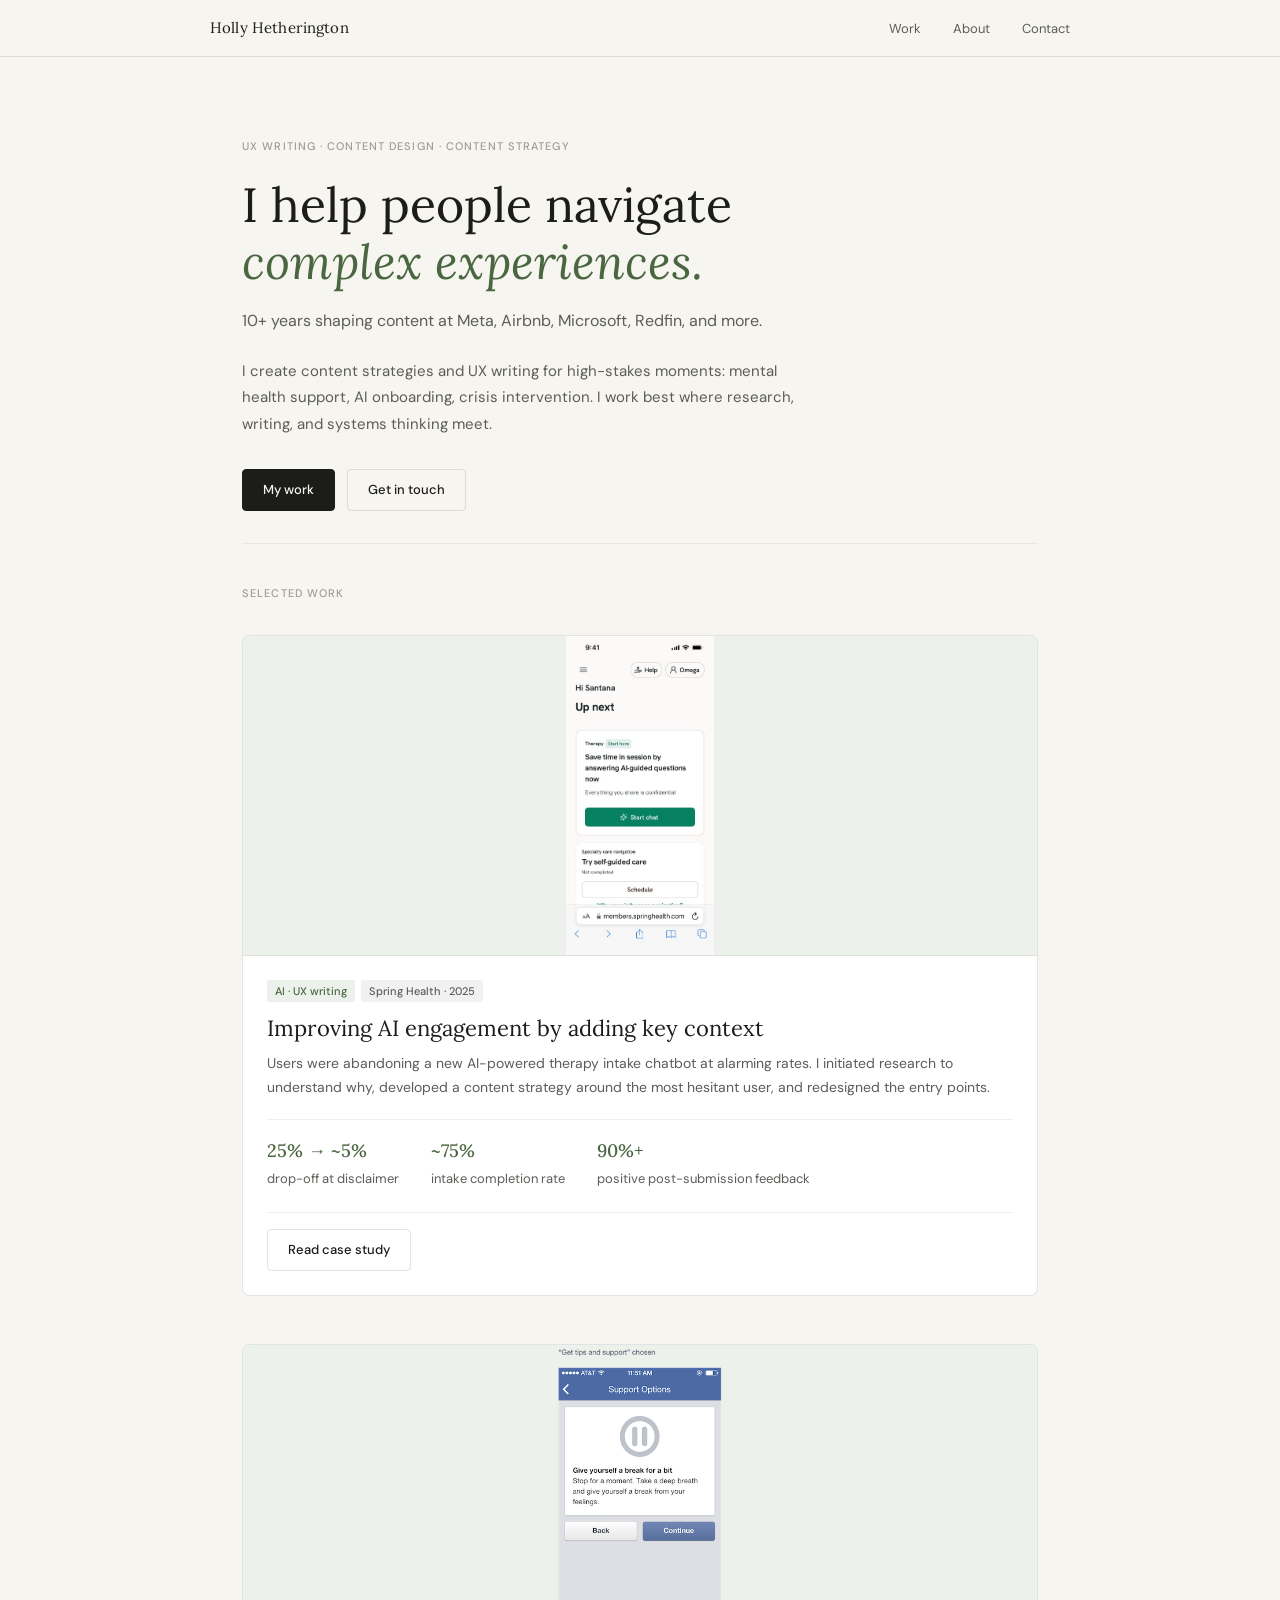
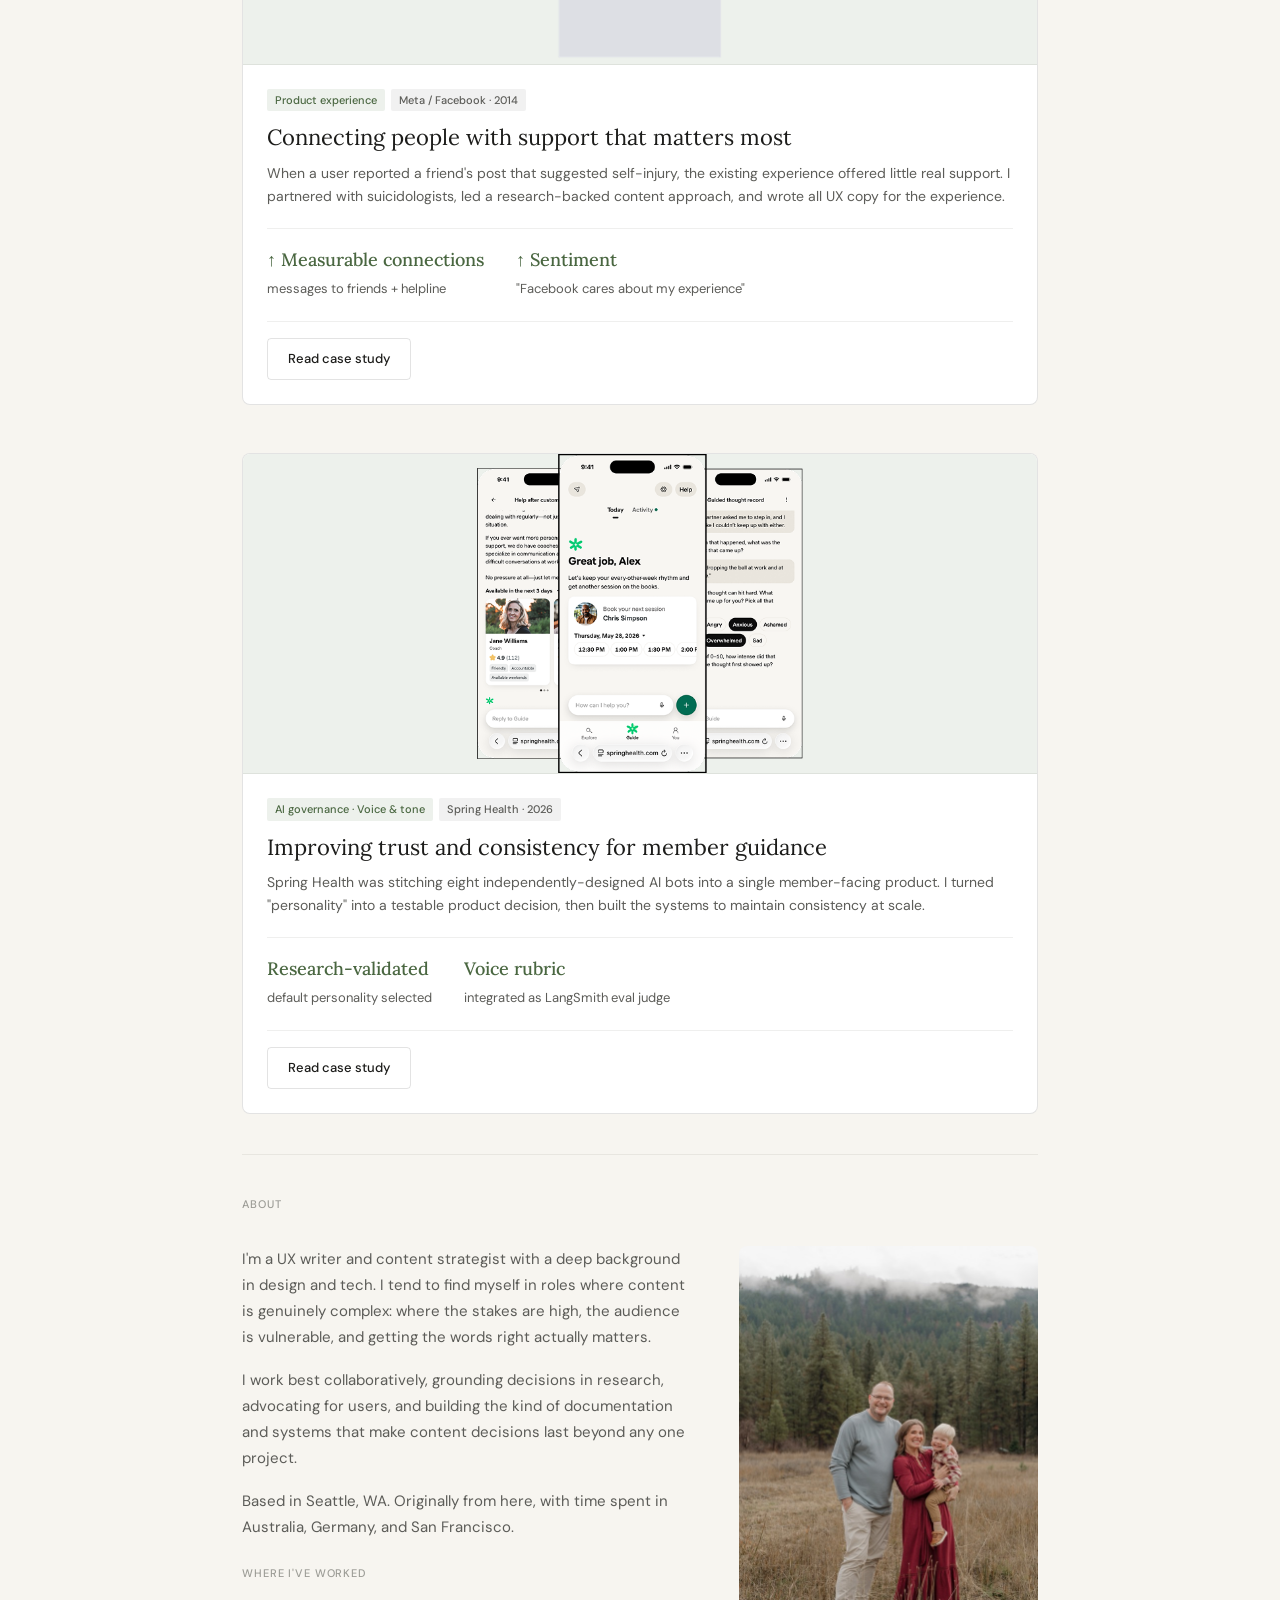
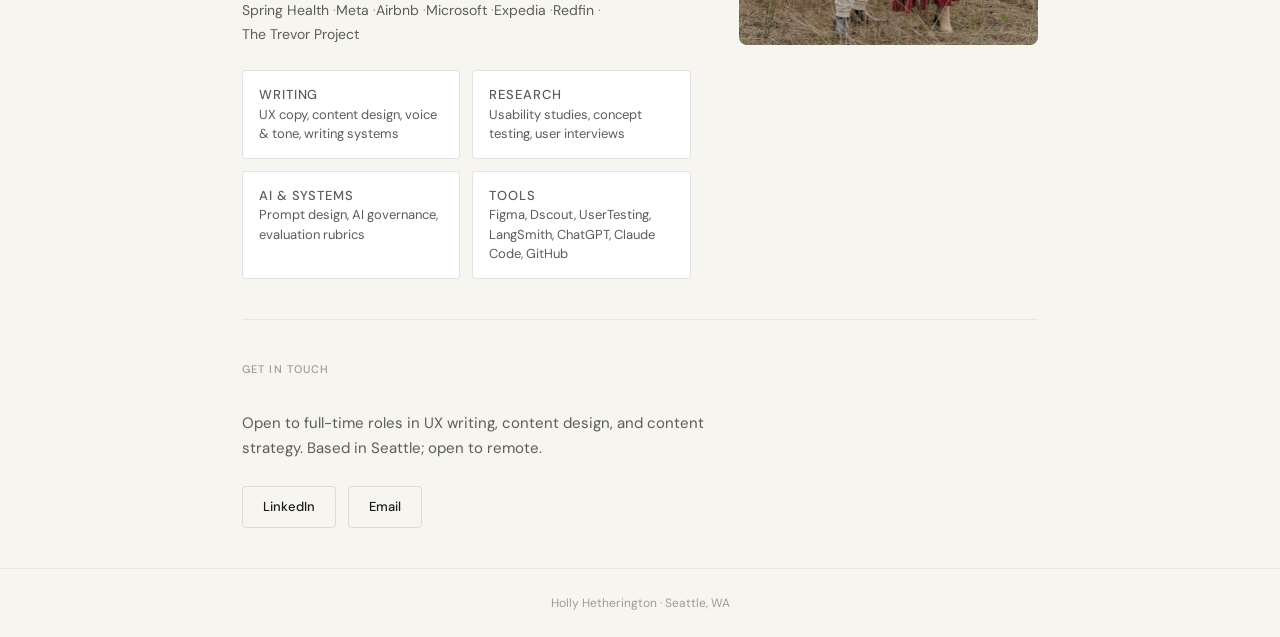
<file: index.html>
<!DOCTYPE html>
<html lang="en">
<head>
  <meta charset="UTF-8">
  <meta name="viewport" content="width=device-width, initial-scale=1.0">
  <title>Holly Hetherington — UX Writer & Content Designer</title>
  <meta name="description" content="UX writer and content designer with 10+ years at Meta, Airbnb, Microsoft, Redfin, and more. Based in Seattle.">
  <link rel="stylesheet" href="css/style.css">
</head>
<body>

<nav>
  <div class="nav-inner">
    <a href="index.html" class="nav-name">Holly Hetherington</a>
    <ul class="nav-links">
      <li><a href="#work">Work</a></li>
      <li><a href="#about">About</a></li>
      <li><a href="#contact">Contact</a></li>
    </ul>
  </div>
</nav>

<main class="page">

  <!-- Hero -->
  <section class="hero">
    <p class="hero-eyebrow">UX writing · Content design · Content strategy</p>
    <h1>I help people navigate<br><em>complex experiences.</em></h1>
    <p class="hero-sub">10+ years shaping content at Meta, Airbnb, Microsoft, Redfin, and more.</p>
    <p class="hero-bio">I create content strategies and UX writing for high-stakes moments: mental health support, AI onboarding, crisis intervention. I work best where research, writing, and systems thinking meet.</p>
    <div class="hero-actions">
      <a href="#work" class="btn btn-primary">My work</a>
      <a href="#contact" class="btn">Get in touch</a>
    </div>
  </section>

  <!-- Work -->
  <section id="work">
    <p class="section-label">Selected work</p>
    <div class="case-grid">

      <a href="case-studies/ai-intake.html" class="case-card">
        <div class="card-image img-center img-contain">
          <img src="images/fromhomemobile.png" alt="AI intake redesign">
        </div>
        <div class="card-body">
          <div class="card-tags">
            <span class="tag">AI · UX writing</span>
            <span class="tag-gray tag">Spring Health · 2025</span>
          </div>
          <h2>Improving AI engagement by adding key context</h2>
          <p class="card-summary">Users were abandoning a new AI-powered therapy intake chatbot at alarming rates. I initiated research to understand why, developed a content strategy around the most hesitant user, and redesigned the entry points.</p>
          <div class="stats-row">
            <div class="stat-item">
              <strong>25% → ~5%</strong>
              <span>drop-off at disclaimer</span>
            </div>
            <div class="stat-item">
              <strong>~75%</strong>
              <span>intake completion rate</span>
            </div>
            <div class="stat-item">
              <strong>90%+</strong>
              <span>positive post-submission feedback</span>
            </div>
          </div>
          <div class="card-cta-row">
            <span class="btn">Read case study</span>
          </div>
        </div>
      </a>

      <a href="case-studies/suicide-prevention.html" class="case-card">
        <div class="card-image img-center img-contain">
          <img src="images/SuicidePreventionBreak.png" alt="Suicide prevention experience">
        </div>
        <div class="card-body">
          <div class="card-tags">
            <span class="tag">Product experience</span>
            <span class="tag-gray tag">Meta / Facebook · 2014</span>
          </div>
          <h2>Connecting people with support that matters most</h2>
          <p class="card-summary">When a user reported a friend's post that suggested self-injury, the existing experience offered little real support. I partnered with suicidologists, led a research-backed content approach, and wrote all UX copy for the experience.</p>
          <div class="stats-row">
            <div class="stat-item">
              <strong>↑ Measurable connections</strong>
              <span>messages to friends + helpline</span>
            </div>
            <div class="stat-item">
              <strong>↑ Sentiment</strong>
              <span>"Facebook cares about my experience"</span>
            </div>
          </div>
          <div class="card-cta-row">
            <span class="btn">Read case study</span>
          </div>
        </div>
      </a>

      <a href="case-studies/chatbot-voice.html" class="case-card">
        <div class="card-image">
          <img src="images/Guideoverview.png" alt="Chatbot voice and personality">
        </div>
        <div class="card-body">
          <div class="card-tags">
            <span class="tag">AI governance · Voice & tone</span>
            <span class="tag-gray tag">Spring Health · 2026</span>
          </div>
          <h2>Improving trust and consistency for member guidance</h2>
          <p class="card-summary">Spring Health was stitching eight independently-designed AI bots into a single member-facing product. I turned "personality" into a testable product decision, then built the systems to maintain consistency at scale.</p>
          <div class="stats-row">
            <div class="stat-item">
              <strong>Research-validated</strong>
              <span>default personality selected</span>
            </div>
            <div class="stat-item">
              <strong>Voice rubric</strong>
              <span>integrated as LangSmith eval judge</span>
            </div>
          </div>
          <div class="card-cta-row">
            <span class="btn">Read case study</span>
          </div>
        </div>
      </a>

    </div>
  </section>

  <!-- About -->
  <section id="about">
    <p class="section-label">About</p>
    <div class="about-grid">
      <div>
        <div class="about-text">
          <p>I'm a UX writer and content strategist with a deep background in design and tech. I tend to find myself in roles where content is genuinely complex: where the stakes are high, the audience is vulnerable, and getting the words right actually matters.</p>
          <p>I work best collaboratively, grounding decisions in research, advocating for users, and building the kind of documentation and systems that make content decisions last beyond any one project.</p>
          <p>Based in Seattle, WA. Originally from here, with time spent in Australia, Germany, and San Francisco.</p>
        </div>
        <div style="margin-top:1.5rem;margin-bottom:1.5rem;">
          <p class="logo-strip-label">Where I've worked</p>
          <div class="logo-strip">
            <span class="logo-pill">Spring Health</span>
            <span class="logo-pill">Meta</span>
            <span class="logo-pill">Airbnb</span>
            <span class="logo-pill">Microsoft</span>
            <span class="logo-pill">Expedia</span>
            <span class="logo-pill">Redfin</span>
            <span class="logo-pill">The Trevor Project</span>
          </div>
        </div>
        <div class="skills-grid">
          <div class="skill-block">
            <p class="skill-block-label">Writing</p>
            <p>UX copy, content design, voice & tone, writing systems</p>
          </div>
          <div class="skill-block">
            <p class="skill-block-label">Research</p>
            <p>Usability studies, concept testing, user interviews</p>
          </div>
          <div class="skill-block">
            <p class="skill-block-label">AI & systems</p>
            <p>Prompt design, AI governance, evaluation rubrics</p>
          </div>
          <div class="skill-block">
            <p class="skill-block-label">Tools</p>
            <p>Figma, Dscout, UserTesting, LangSmith, ChatGPT, Claude Code, GitHub</p>
          </div>
        </div>
      </div>
      <div class="about-photo">
        <img src="images/holly.jpg" alt="Holly Hetherington">
      </div>
    </div>
  </section>

  <!-- Contact -->
  <section id="contact">
    <p class="section-label">Get in touch</p>
    <p class="contact-intro">Open to full-time roles in UX writing, content design, and content strategy. Based in Seattle; open to remote.</p>
    <div class="contact-links">
      <a href="https://linkedin.com/in/hollyhethie" class="btn" target="_blank">LinkedIn</a>
      <a href="mailto:YOUR-EMAIL" class="btn">Email</a>
    </div>
  </section>

</main>

<footer>
  <p>Holly Hetherington · Seattle, WA</p>
</footer>

</body>
</html>
</file>
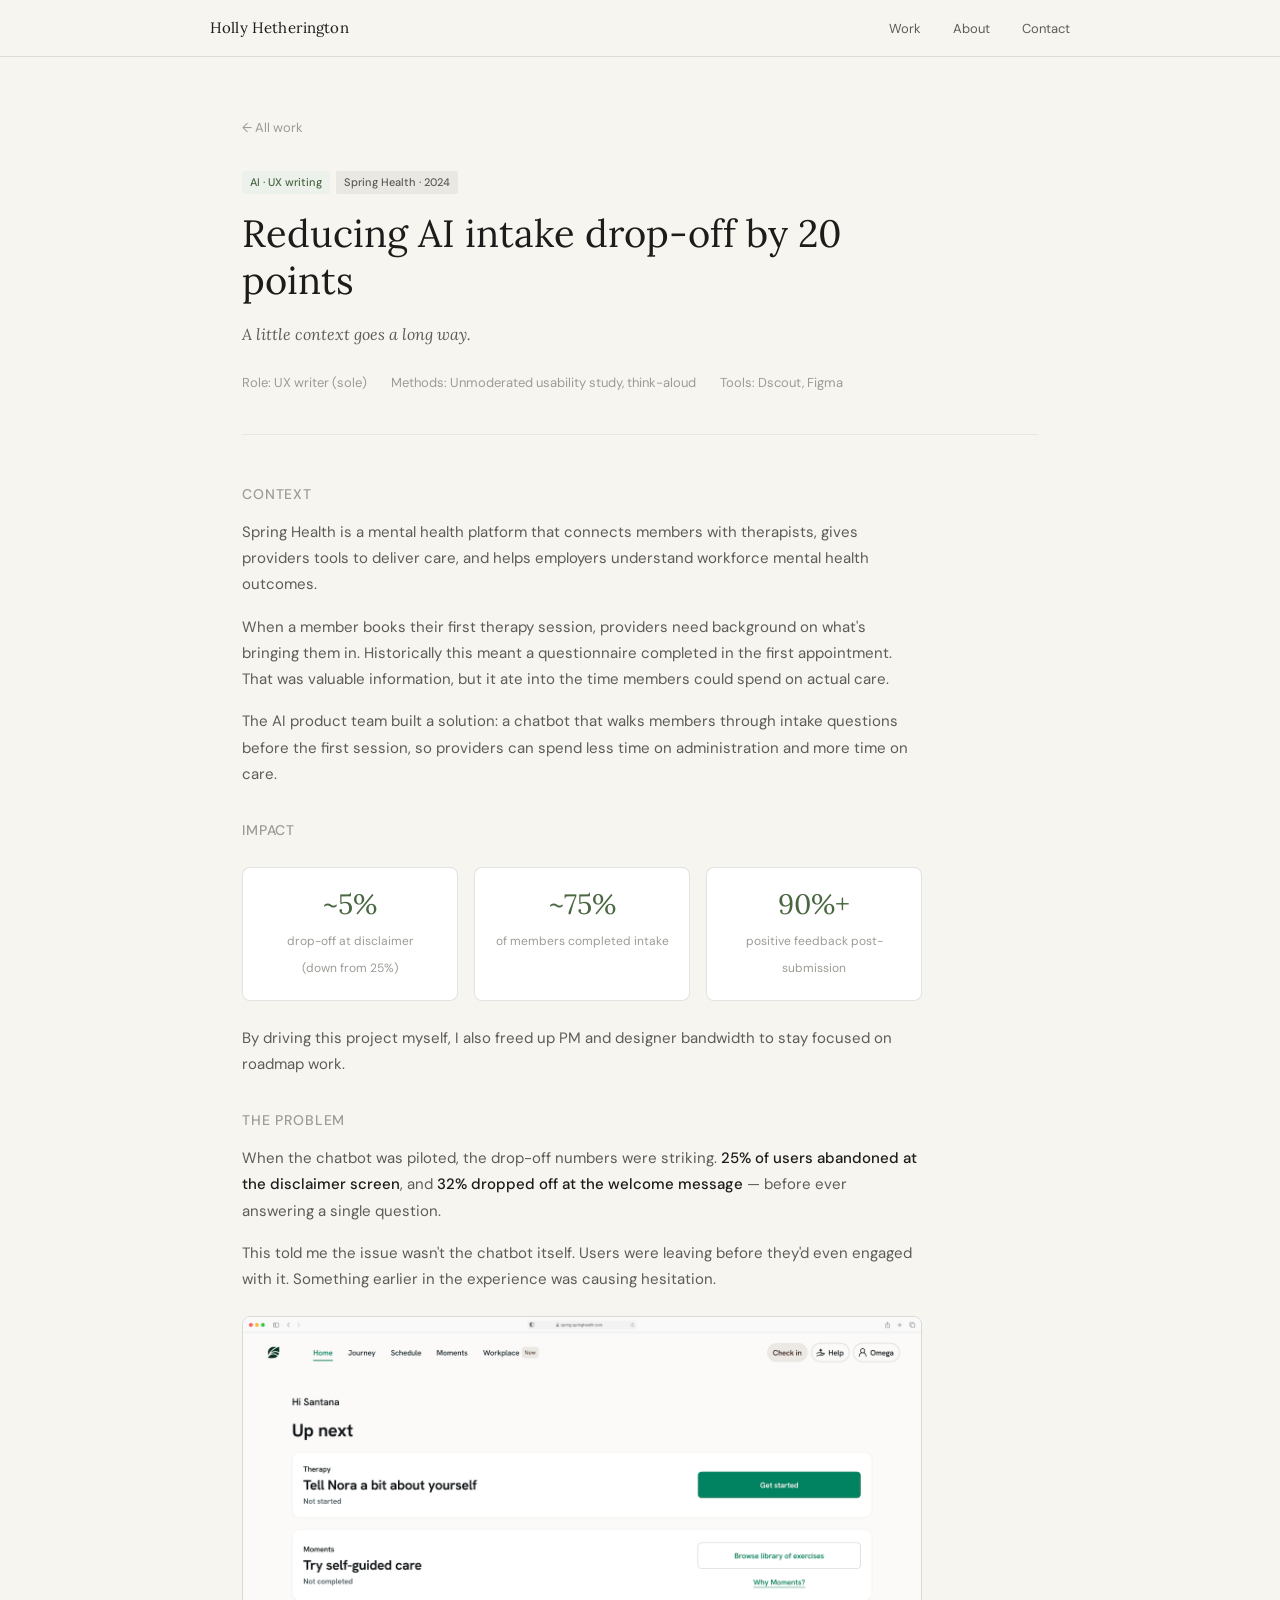
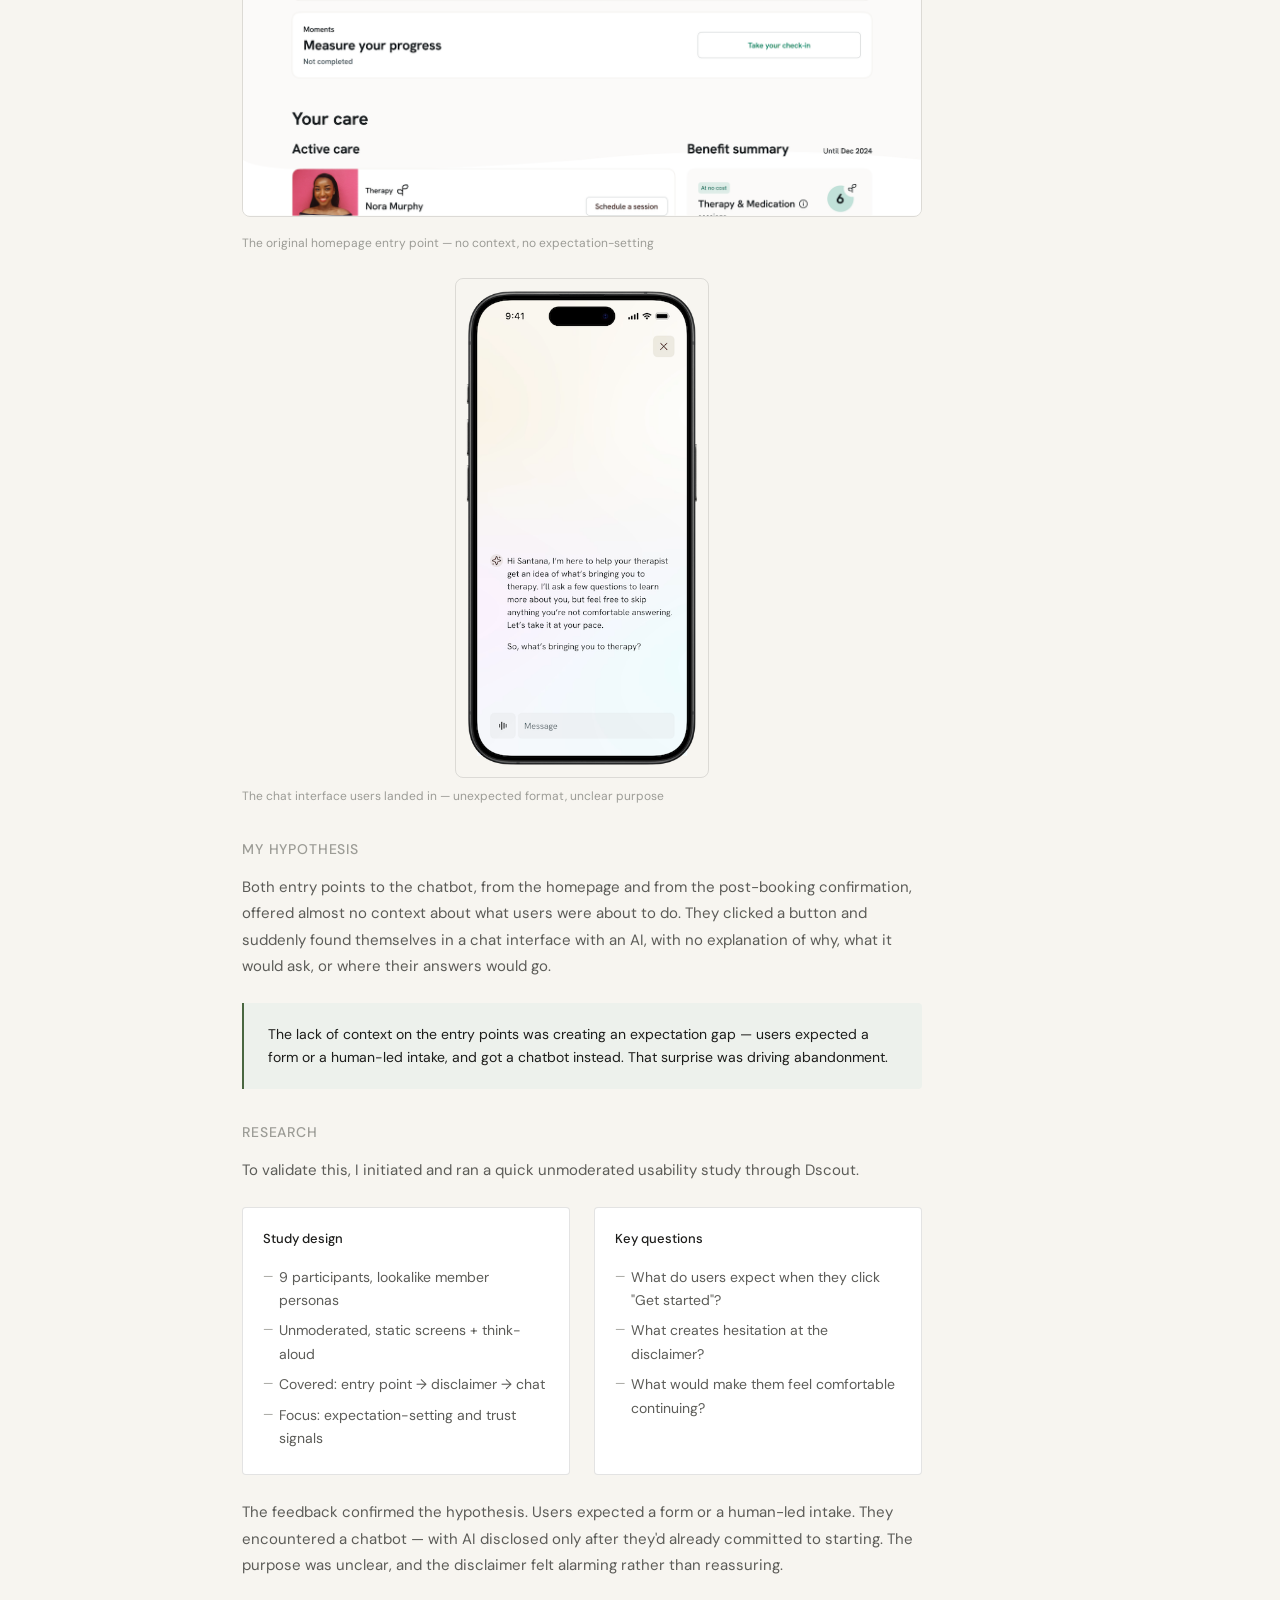
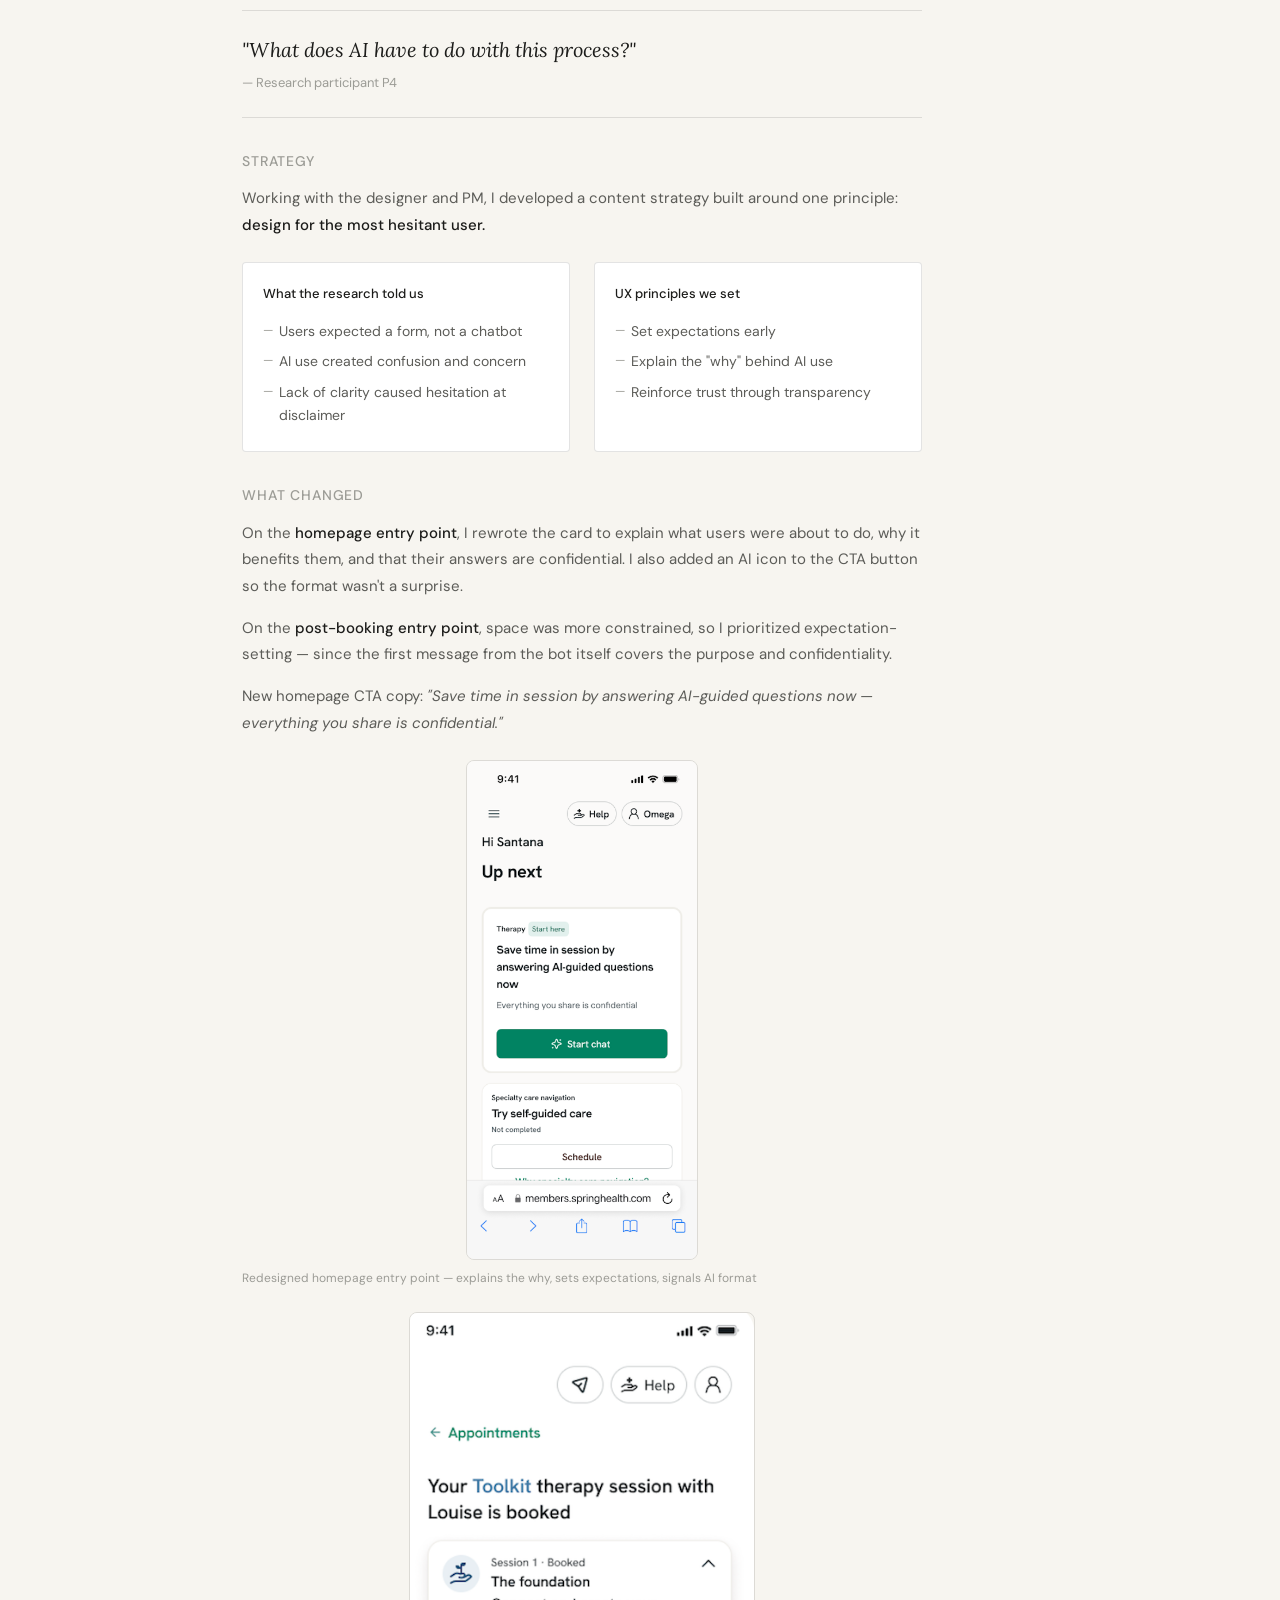
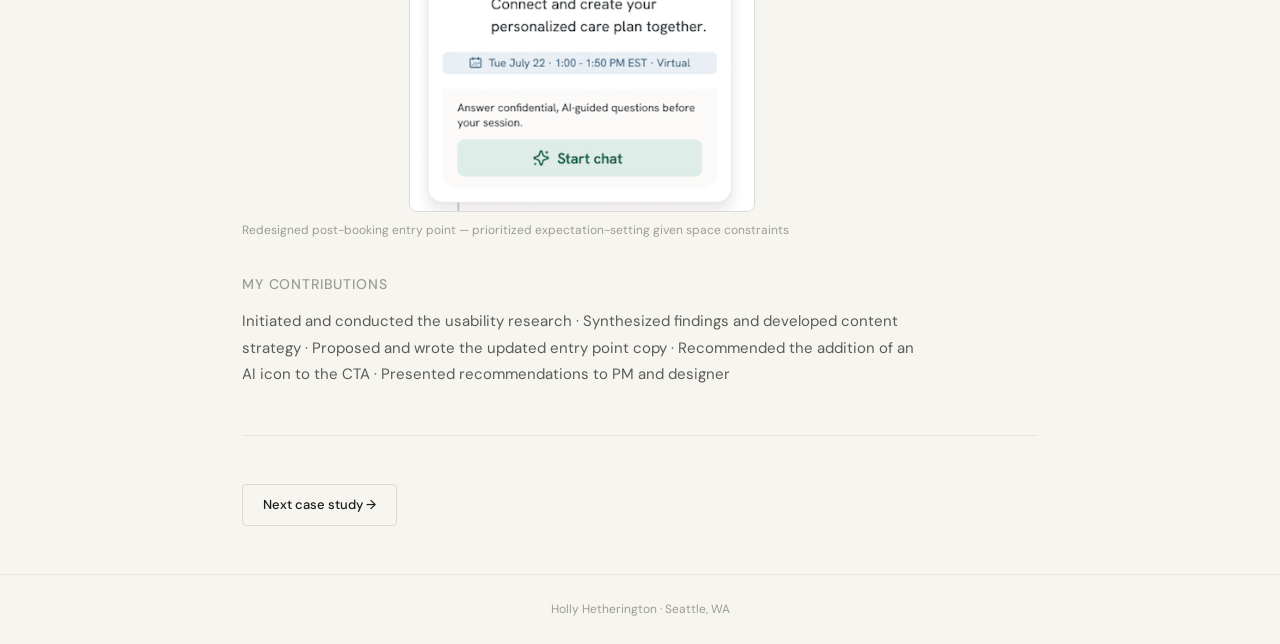
<file: case-studies/ai-intake.html>
<!DOCTYPE html>
<html lang="en">
<head>
  <meta charset="UTF-8">
  <meta name="viewport" content="width=device-width, initial-scale=1.0">
  <title>AI Intake Drop-off — Holly Hetherington</title>
  <meta name="description" content="How I reduced AI therapy intake drop-off from 25% to ~5% at Spring Health through research and content strategy.">
  <link rel="stylesheet" href="../css/style.css">
</head>
<body>

<nav>
  <div class="nav-inner">
    <a href="../index.html" class="nav-name">Holly Hetherington</a>
    <ul class="nav-links">
      <li><a href="../index.html#work">Work</a></li>
      <li><a href="../index.html#about">About</a></li>
      <li><a href="../index.html#contact">Contact</a></li>
    </ul>
  </div>
</nav>

<main class="page">

  <div class="case-header">
    <a href="../index.html" class="back-link">← All work</a>
    <div class="card-tags" style="margin-bottom:1rem">
      <span class="tag">AI · UX writing</span>
      <span class="tag-gray tag">Spring Health · 2024</span>
    </div>
    <h1>Reducing AI intake drop-off by 20 points</h1>
    <p class="case-header-sub">A little context goes a long way.</p>
    <div class="case-meta">
      <span>Role: UX writer (sole)</span>
      <span>Methods: Unmoderated usability study, think-aloud</span>
      <span>Tools: Dscout, Figma</span>
    </div>
  </div>

  <div class="case-body">

    <h3>Context</h3>
    <p>Spring Health is a mental health platform that connects members with therapists, gives providers tools to deliver care, and helps employers understand workforce mental health outcomes.</p>
    <p>When a member books their first therapy session, providers need background on what's bringing them in. Historically this meant a questionnaire completed in the first appointment. That was valuable information, but it ate into the time members could spend on actual care.</p>
    <p>The AI product team built a solution: a chatbot that walks members through intake questions before the first session, so providers can spend less time on administration and more time on care.</p>

    <h3>Impact</h3>
    <div class="impact-grid">
      <div class="impact-card">
        <span class="impact-number">~5%</span>
        <span class="impact-label">drop-off at disclaimer<br>(down from 25%)</span>
      </div>
      <div class="impact-card">
        <span class="impact-number">~75%</span>
        <span class="impact-label">of members completed intake</span>
      </div>
      <div class="impact-card">
        <span class="impact-number">90%+</span>
        <span class="impact-label">positive feedback post-submission</span>
      </div>
    </div>
    <p>By driving this project myself, I also freed up PM and designer bandwidth to stay focused on roadmap work.</p>

    <h3>The problem</h3>
    <p>When the chatbot was piloted, the drop-off numbers were striking. <strong>25% of users abandoned at the disclaimer screen</strong>, and <strong>32% dropped off at the welcome message</strong> — before ever answering a single question.</p>
    <p>This told me the issue wasn't the chatbot itself. Users were leaving before they'd even engaged with it. Something earlier in the experience was causing hesitation.</p>
    <figure style="margin: 1.5rem 0;">
      <img src="../images/intakefromhome.png" alt="Original homepage entry point showing minimal context before the chatbot" style="width:100%;border-radius:var(--radius-lg);border:0.5px solid var(--border);">
      <figcaption style="font-size:12px;color:var(--ink-lighter);margin-top:0.5rem;">The original homepage entry point — no context, no expectation-setting</figcaption>
    </figure>
    <figure style="margin: 1.5rem 0;">
      <img src="../images/intakechat.png" alt="The AI chatbot interface users encountered without warning" style="max-height:500px;width:auto;display:block;margin:0 auto;border-radius:var(--radius-lg);border:0.5px solid var(--border);">
      <figcaption style="font-size:12px;color:var(--ink-lighter);margin-top:0.5rem;">The chat interface users landed in — unexpected format, unclear purpose</figcaption>
    </figure>

    <h3>My hypothesis</h3>
    <p>Both entry points to the chatbot, from the homepage and from the post-booking confirmation, offered almost no context about what users were about to do. They clicked a button and suddenly found themselves in a chat interface with an AI, with no explanation of why, what it would ask, or where their answers would go.</p>

    <div class="callout">
      <p>The lack of context on the entry points was creating an expectation gap — users expected a form or a human-led intake, and got a chatbot instead. That surprise was driving abandonment.</p>
    </div>

    <h3>Research</h3>
    <p>To validate this, I initiated and ran a quick unmoderated usability study through Dscout.</p>

    <div class="two-col">
      <div class="two-col-item">
        <h4>Study design</h4>
        <ul>
          <li>9 participants, lookalike member personas</li>
          <li>Unmoderated, static screens + think-aloud</li>
          <li>Covered: entry point → disclaimer → chat</li>
          <li>Focus: expectation-setting and trust signals</li>
        </ul>
      </div>
      <div class="two-col-item">
        <h4>Key questions</h4>
        <ul>
          <li>What do users expect when they click "Get started"?</li>
          <li>What creates hesitation at the disclaimer?</li>
          <li>What would make them feel comfortable continuing?</li>
        </ul>
      </div>
    </div>

    <p>The feedback confirmed the hypothesis. Users expected a form or a human-led intake. They encountered a chatbot — with AI disclosed only after they'd already committed to starting. The purpose was unclear, and the disclaimer felt alarming rather than reassuring.</p>

    <div class="pull-quote">
      "What does AI have to do with this process?"
      <cite>— Research participant P4</cite>
    </div>

    <h3>Strategy</h3>
    <p>Working with the designer and PM, I developed a content strategy built around one principle: <strong>design for the most hesitant user.</strong></p>

    <div class="two-col">
      <div class="two-col-item">
        <h4>What the research told us</h4>
        <ul>
          <li>Users expected a form, not a chatbot</li>
          <li>AI use created confusion and concern</li>
          <li>Lack of clarity caused hesitation at disclaimer</li>
        </ul>
      </div>
      <div class="two-col-item">
        <h4>UX principles we set</h4>
        <ul>
          <li>Set expectations early</li>
          <li>Explain the "why" behind AI use</li>
          <li>Reinforce trust through transparency</li>
        </ul>
      </div>
    </div>

    <h3>What changed</h3>
    <p>On the <strong>homepage entry point</strong>, I rewrote the card to explain what users were about to do, why it benefits them, and that their answers are confidential. I also added an AI icon to the CTA button so the format wasn't a surprise.</p>
    <p>On the <strong>post-booking entry point</strong>, space was more constrained, so I prioritized expectation-setting — since the first message from the bot itself covers the purpose and confidentiality.</p>
    <p>New homepage CTA copy: <em>"Save time in session by answering AI-guided questions now — everything you share is confidential."</em></p>
    <figure style="margin: 1.5rem 0;">
      <img src="../images/intakeafterfromhome.png" alt="Redesigned homepage entry point with context, transparency and AI icon" style="max-height:500px;width:auto;display:block;margin:0 auto;border-radius:var(--radius-lg);border:0.5px solid var(--border);">
      <figcaption style="font-size:12px;color:var(--ink-lighter);margin-top:0.5rem;">Redesigned homepage entry point — explains the why, sets expectations, signals AI format</figcaption>
    </figure>
    <figure style="margin: 1.5rem 0;">
      <img src="../images/intakeafterpostbooking.png" alt="Redesigned post-booking entry point with expectation-setting copy" style="max-height:500px;width:auto;display:block;margin:0 auto;border-radius:var(--radius-lg);border:0.5px solid var(--border);">
      <figcaption style="font-size:12px;color:var(--ink-lighter);margin-top:0.5rem;">Redesigned post-booking entry point — prioritized expectation-setting given space constraints</figcaption>
    </figure>

    <h3>My contributions</h3>
    <p>Initiated and conducted the usability research · Synthesized findings and developed content strategy · Proposed and wrote the updated entry point copy · Recommended the addition of an AI icon to the CTA · Presented recommendations to PM and designer</p>

  </div>

  <div style="padding: 3rem 0; border-top: 0.5px solid var(--border-light); margin-top: 3rem;">
    <a href="suicide-prevention.html" class="btn">Next case study →</a>
  </div>

</main>

<footer>
  <p>Holly Hetherington · Seattle, WA</p>
</footer>

</body>
</html>
</file>
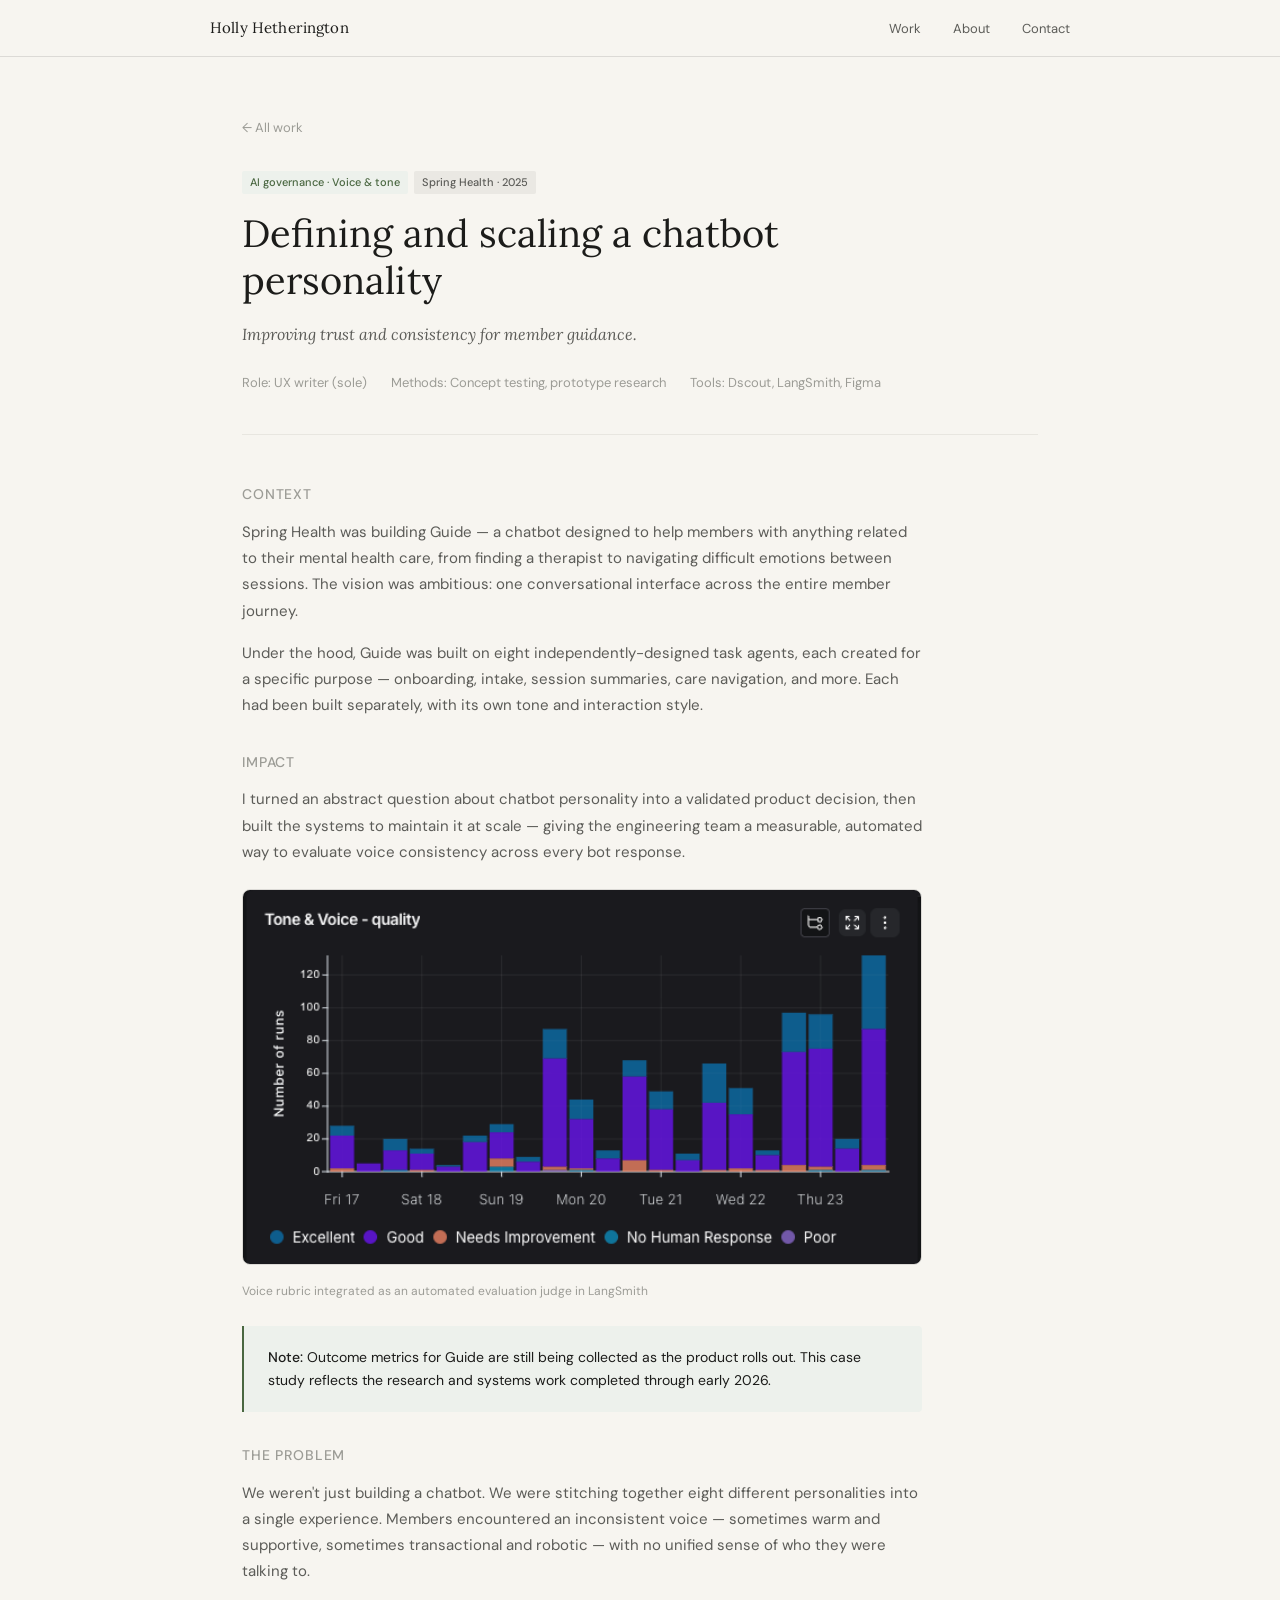
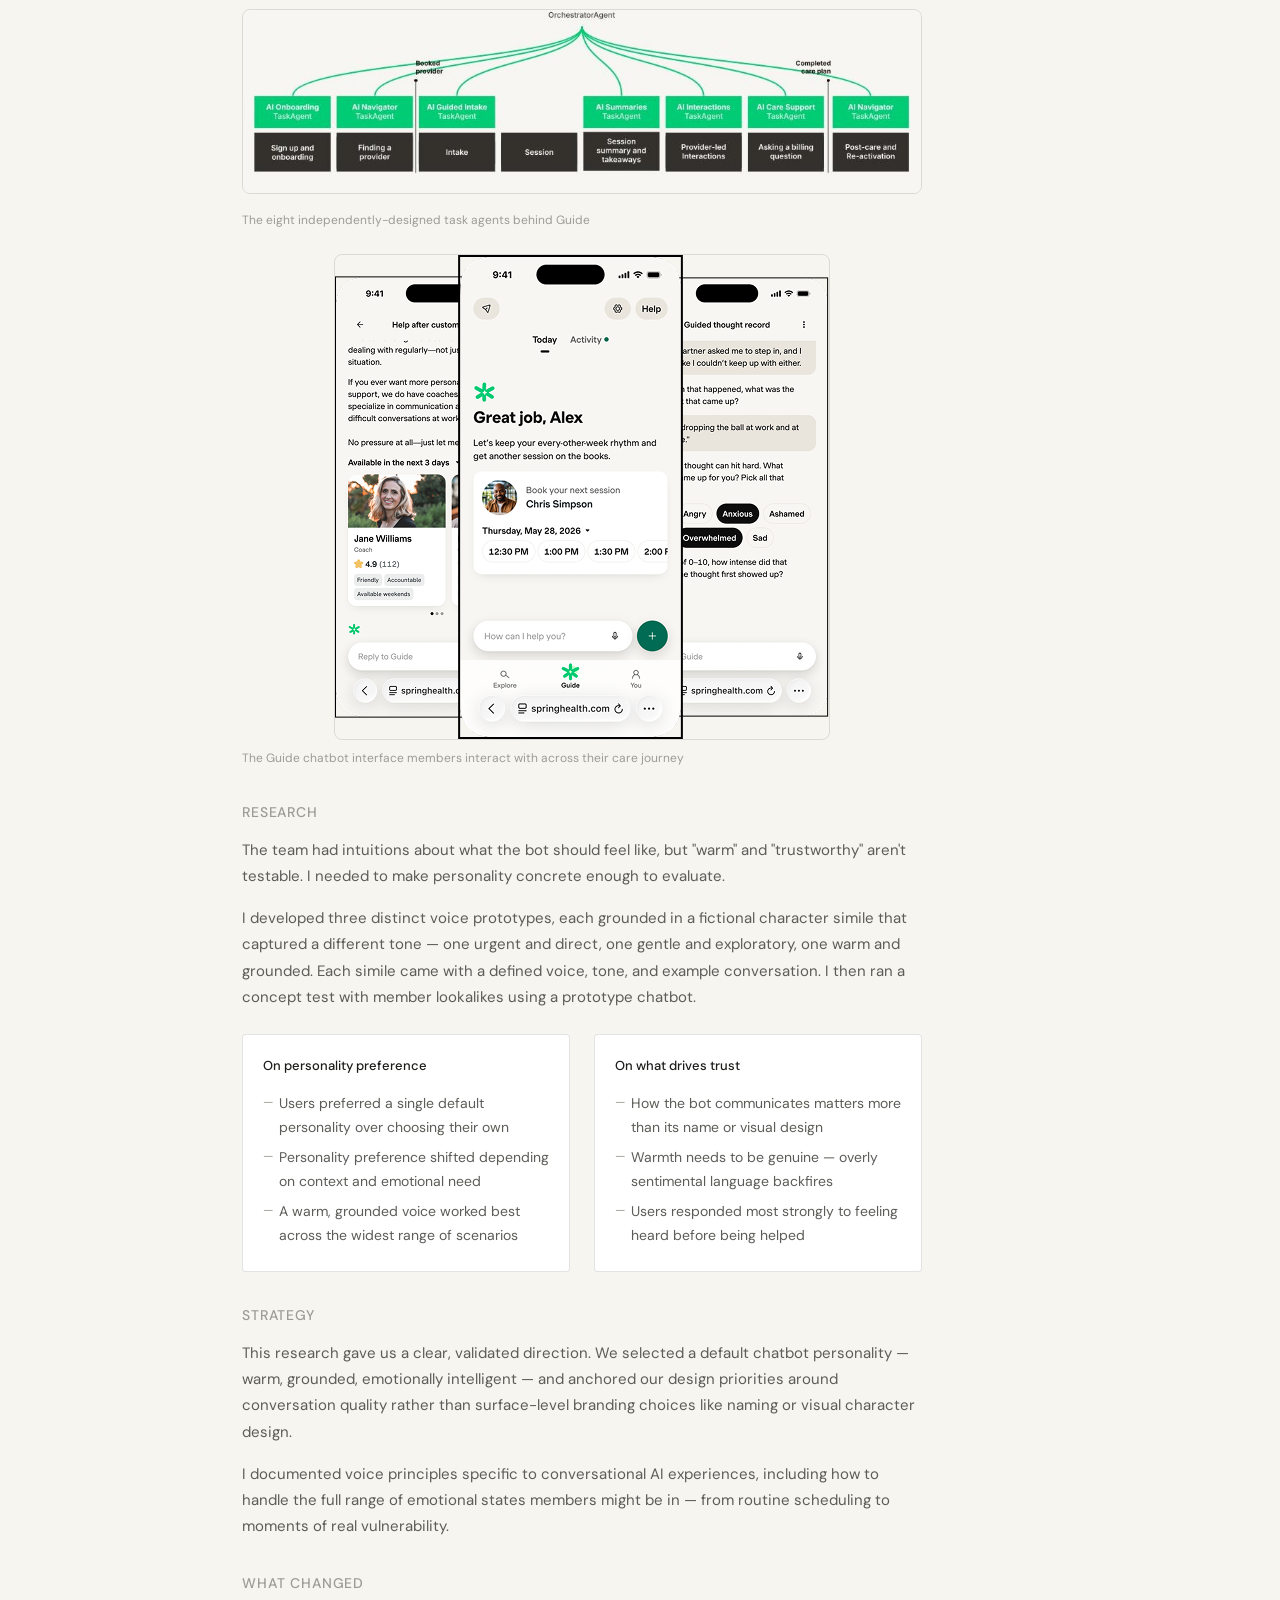
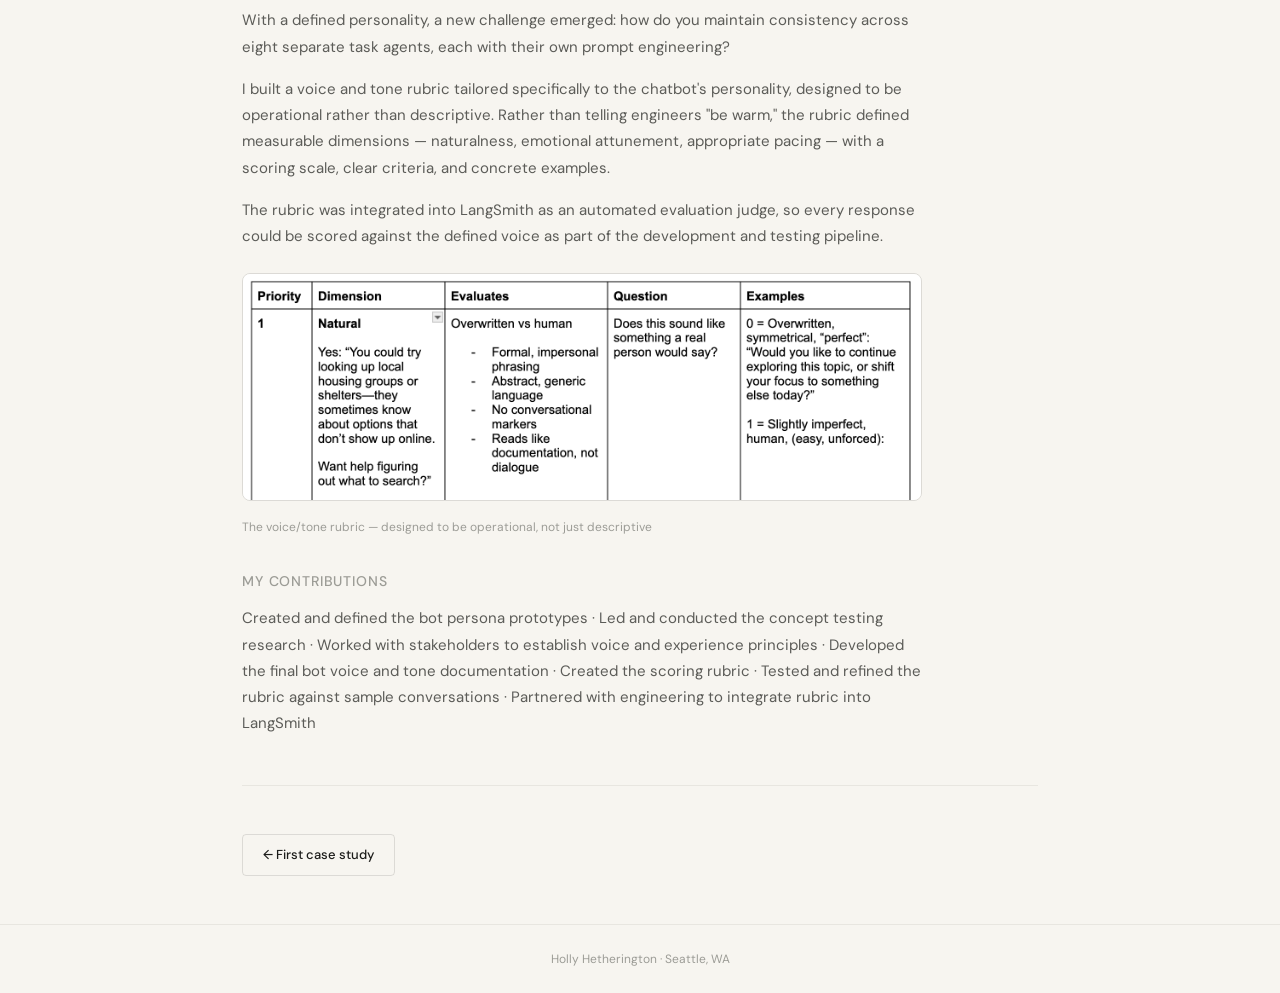
<file: case-studies/chatbot-voice.html>
<!DOCTYPE html>
<html lang="en">
<head>
  <meta charset="UTF-8">
  <meta name="viewport" content="width=device-width, initial-scale=1.0">
  <title>Defining a Chatbot Personality — Holly Hetherington</title>
  <meta name="description" content="How I turned chatbot personality into a testable product decision and built systems to maintain voice consistency at scale.">
  <link rel="stylesheet" href="../css/style.css">
</head>
<body>

<nav>
  <div class="nav-inner">
    <a href="../index.html" class="nav-name">Holly Hetherington</a>
    <ul class="nav-links">
      <li><a href="../index.html#work">Work</a></li>
      <li><a href="../index.html#about">About</a></li>
      <li><a href="../index.html#contact">Contact</a></li>
    </ul>
  </div>
</nav>

<main class="page">

  <div class="case-header">
    <a href="../index.html" class="back-link">← All work</a>
    <div class="card-tags" style="margin-bottom:1rem">
      <span class="tag">AI governance · Voice & tone</span>
      <span class="tag-gray tag">Spring Health · 2025</span>
    </div>
    <h1>Defining and scaling a chatbot personality</h1>
    <p class="case-header-sub">Improving trust and consistency for member guidance.</p>
    <div class="case-meta">
      <span>Role: UX writer (sole)</span>
      <span>Methods: Concept testing, prototype research</span>
      <span>Tools: Dscout, LangSmith, Figma</span>
    </div>
  </div>

  <div class="case-body">

    <h3>Context</h3>
    <p>Spring Health was building Guide — a chatbot designed to help members with anything related to their mental health care, from finding a therapist to navigating difficult emotions between sessions. The vision was ambitious: one conversational interface across the entire member journey.</p>
    <p>Under the hood, Guide was built on eight independently-designed task agents, each created for a specific purpose — onboarding, intake, session summaries, care navigation, and more. Each had been built separately, with its own tone and interaction style.</p>

    <h3>Impact</h3>
    <p>I turned an abstract question about chatbot personality into a validated product decision, then built the systems to maintain it at scale — giving the engineering team a measurable, automated way to evaluate voice consistency across every bot response.</p>
    <figure style="margin: 1.5rem 0;"><img src="../images/LangSmithDashboard.png" alt="LangSmith dashboard showing voice evaluation scores" style="width:100%;border-radius:8px;border:0.5px solid rgba(28,28,26,0.12);"><figcaption style="font-size:12px;color:#9C9C96;margin-top:0.5rem;">Voice rubric integrated as an automated evaluation judge in LangSmith</figcaption></figure><div class="callout">
      <p><strong>Note:</strong> Outcome metrics for Guide are still being collected as the product rolls out. This case study reflects the research and systems work completed through early 2026.</p>
    </div>

    <h3>The problem</h3>
    <p>We weren't just building a chatbot. We were stitching together eight different personalities into a single experience. Members encountered an inconsistent voice — sometimes warm and supportive, sometimes transactional and robotic — with no unified sense of who they were talking to.</p>
    <figure style="margin: 1.5rem 0;">
      <img src="../images/Guide.jpg" alt="Spring Health Guide chatbot interface showing the member-facing experience" style="width:100%;border-radius:var(--radius-lg);border:0.5px solid var(--border);">
      <figcaption style="font-size:12px;color:var(--ink-lighter);margin-top:0.5rem;">The eight independently-designed task agents behind Guide</figcaption>
    </figure>
    <figure style="margin: 1.5rem 0;">
      <img src="../images/Guideoverview.png" alt="Backend architecture showing the eight task agents that make up Guide" style="max-height:500px;width:auto;display:block;margin:0 auto;border-radius:var(--radius-lg);border:0.5px solid var(--border);">
      <figcaption style="font-size:12px;color:var(--ink-lighter);margin-top:0.5rem;">The Guide chatbot interface members interact with across their care journey</figcaption>
    </figure>

    <h3>Research</h3>
    <p>The team had intuitions about what the bot should feel like, but "warm" and "trustworthy" aren't testable. I needed to make personality concrete enough to evaluate.</p>
    <p>I developed three distinct voice prototypes, each grounded in a fictional character simile that captured a different tone — one urgent and direct, one gentle and exploratory, one warm and grounded. Each simile came with a defined voice, tone, and example conversation. I then ran a concept test with member lookalikes using a prototype chatbot.</p>

    <div class="two-col">
      <div class="two-col-item">
        <h4>On personality preference</h4>
        <ul>
          <li>Users preferred a single default personality over choosing their own</li>
          <li>Personality preference shifted depending on context and emotional need</li>
          <li>A warm, grounded voice worked best across the widest range of scenarios</li>
        </ul>
      </div>
      <div class="two-col-item">
        <h4>On what drives trust</h4>
        <ul>
          <li>How the bot communicates matters more than its name or visual design</li>
          <li>Warmth needs to be genuine — overly sentimental language backfires</li>
          <li>Users responded most strongly to feeling heard before being helped</li>
        </ul>
      </div>
    </div>

    <h3>Strategy</h3>
    <p>This research gave us a clear, validated direction. We selected a default chatbot personality — warm, grounded, emotionally intelligent — and anchored our design priorities around conversation quality rather than surface-level branding choices like naming or visual character design.</p>
    <p>I documented voice principles specific to conversational AI experiences, including how to handle the full range of emotional states members might be in — from routine scheduling to moments of real vulnerability.</p>

    <h3>What changed</h3>
    <p>With a defined personality, a new challenge emerged: how do you maintain consistency across eight separate task agents, each with their own prompt engineering?</p>
    <p>I built a voice and tone rubric tailored specifically to the chatbot's personality, designed to be operational rather than descriptive. Rather than telling engineers "be warm," the rubric defined measurable dimensions — naturalness, emotional attunement, appropriate pacing — with a scoring scale, clear criteria, and concrete examples.</p>
    <p>The rubric was integrated into LangSmith as an automated evaluation judge, so every response could be scored against the defined voice as part of the development and testing pipeline.</p>
    <figure style="margin: 1.5rem 0;">
      <img src="../images/Rubric.png" alt="Voice and tone rubric showing scoring dimensions and criteria" style="width:100%;border-radius:var(--radius-lg);border:0.5px solid var(--border);">
      <figcaption style="font-size:12px;color:var(--ink-lighter);margin-top:0.5rem;">The voice/tone rubric — designed to be operational, not just descriptive</figcaption>
    </figure>

    <h3>My contributions</h3>
    <p>Created and defined the bot persona prototypes · Led and conducted the concept testing research · Worked with stakeholders to establish voice and experience principles · Developed the final bot voice and tone documentation · Created the scoring rubric · Tested and refined the rubric against sample conversations · Partnered with engineering to integrate rubric into LangSmith</p>

  </div>

  <div style="padding: 3rem 0; border-top: 0.5px solid var(--border-light); margin-top: 3rem;">
    <a href="ai-intake.html" class="btn">← First case study</a>
  </div>

</main>

<footer>
  <p>Holly Hetherington · Seattle, WA</p>
</footer>

</body>
</html>
</file>
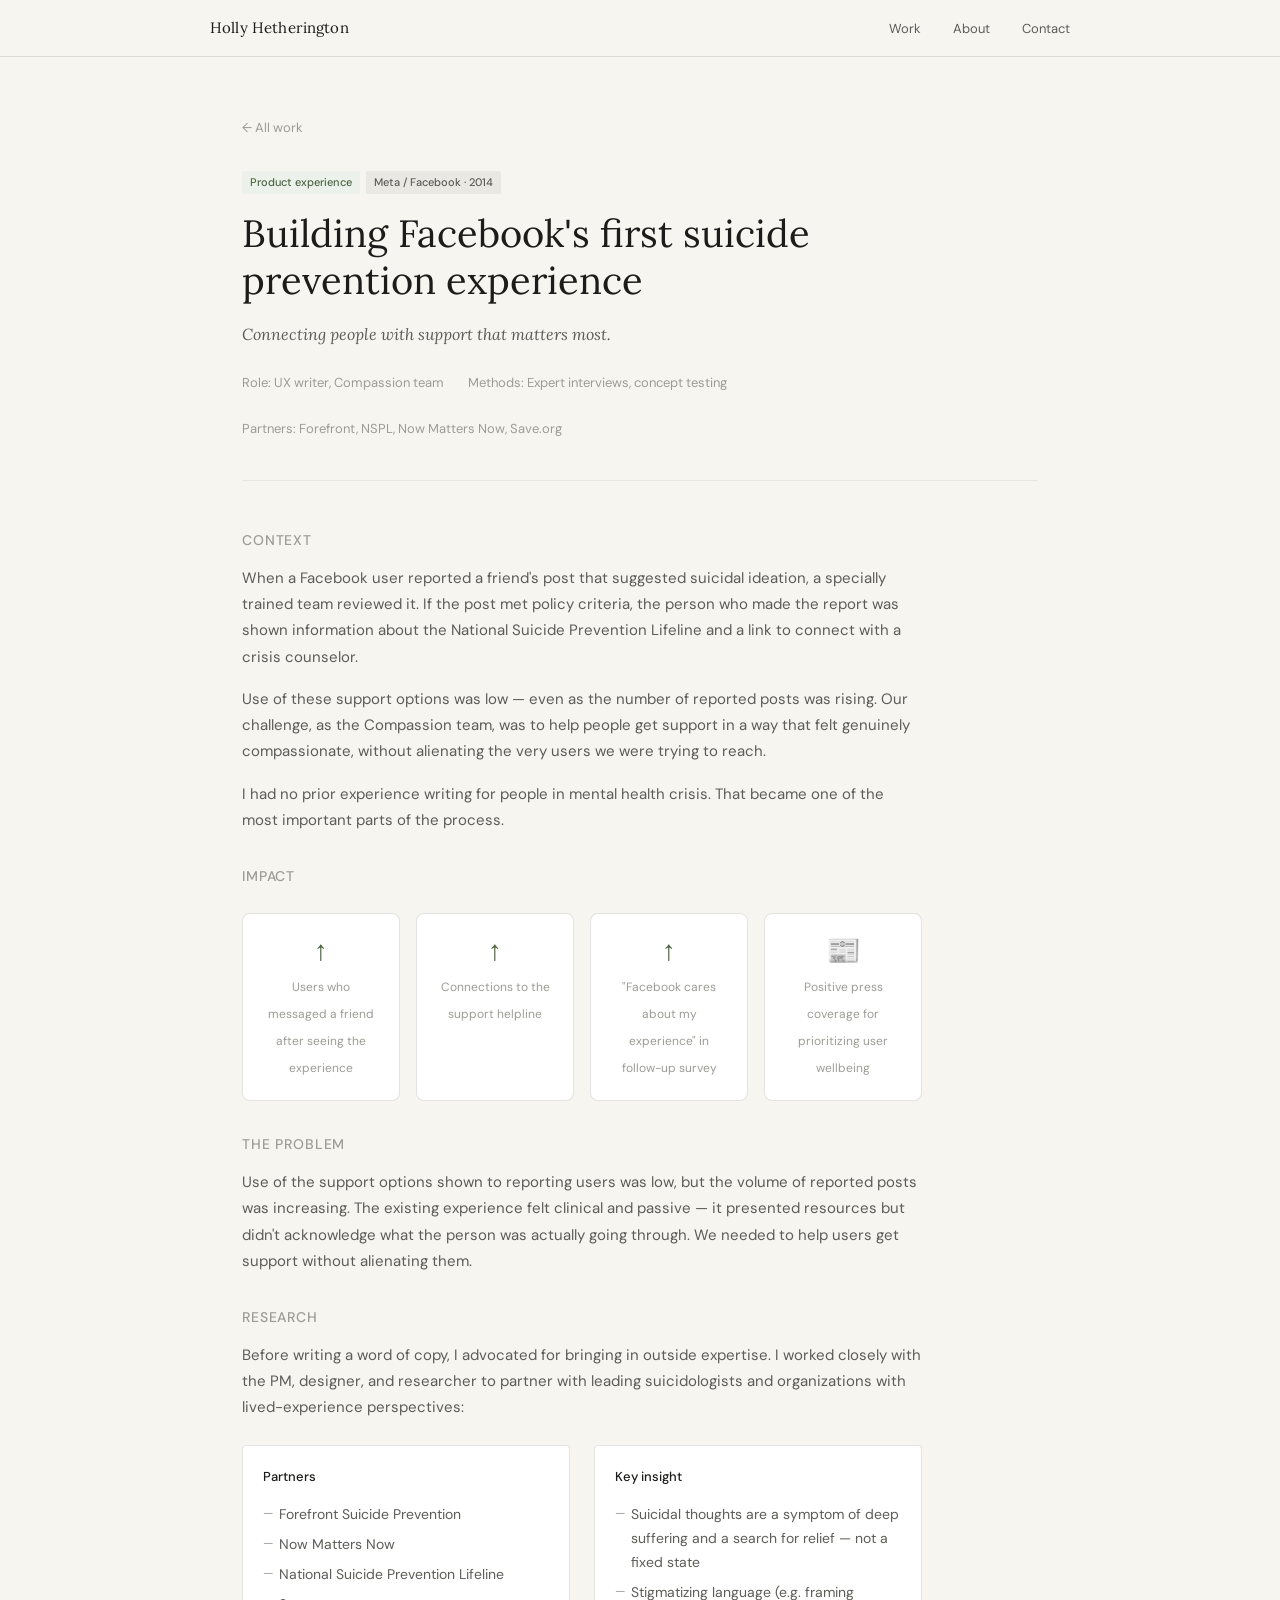
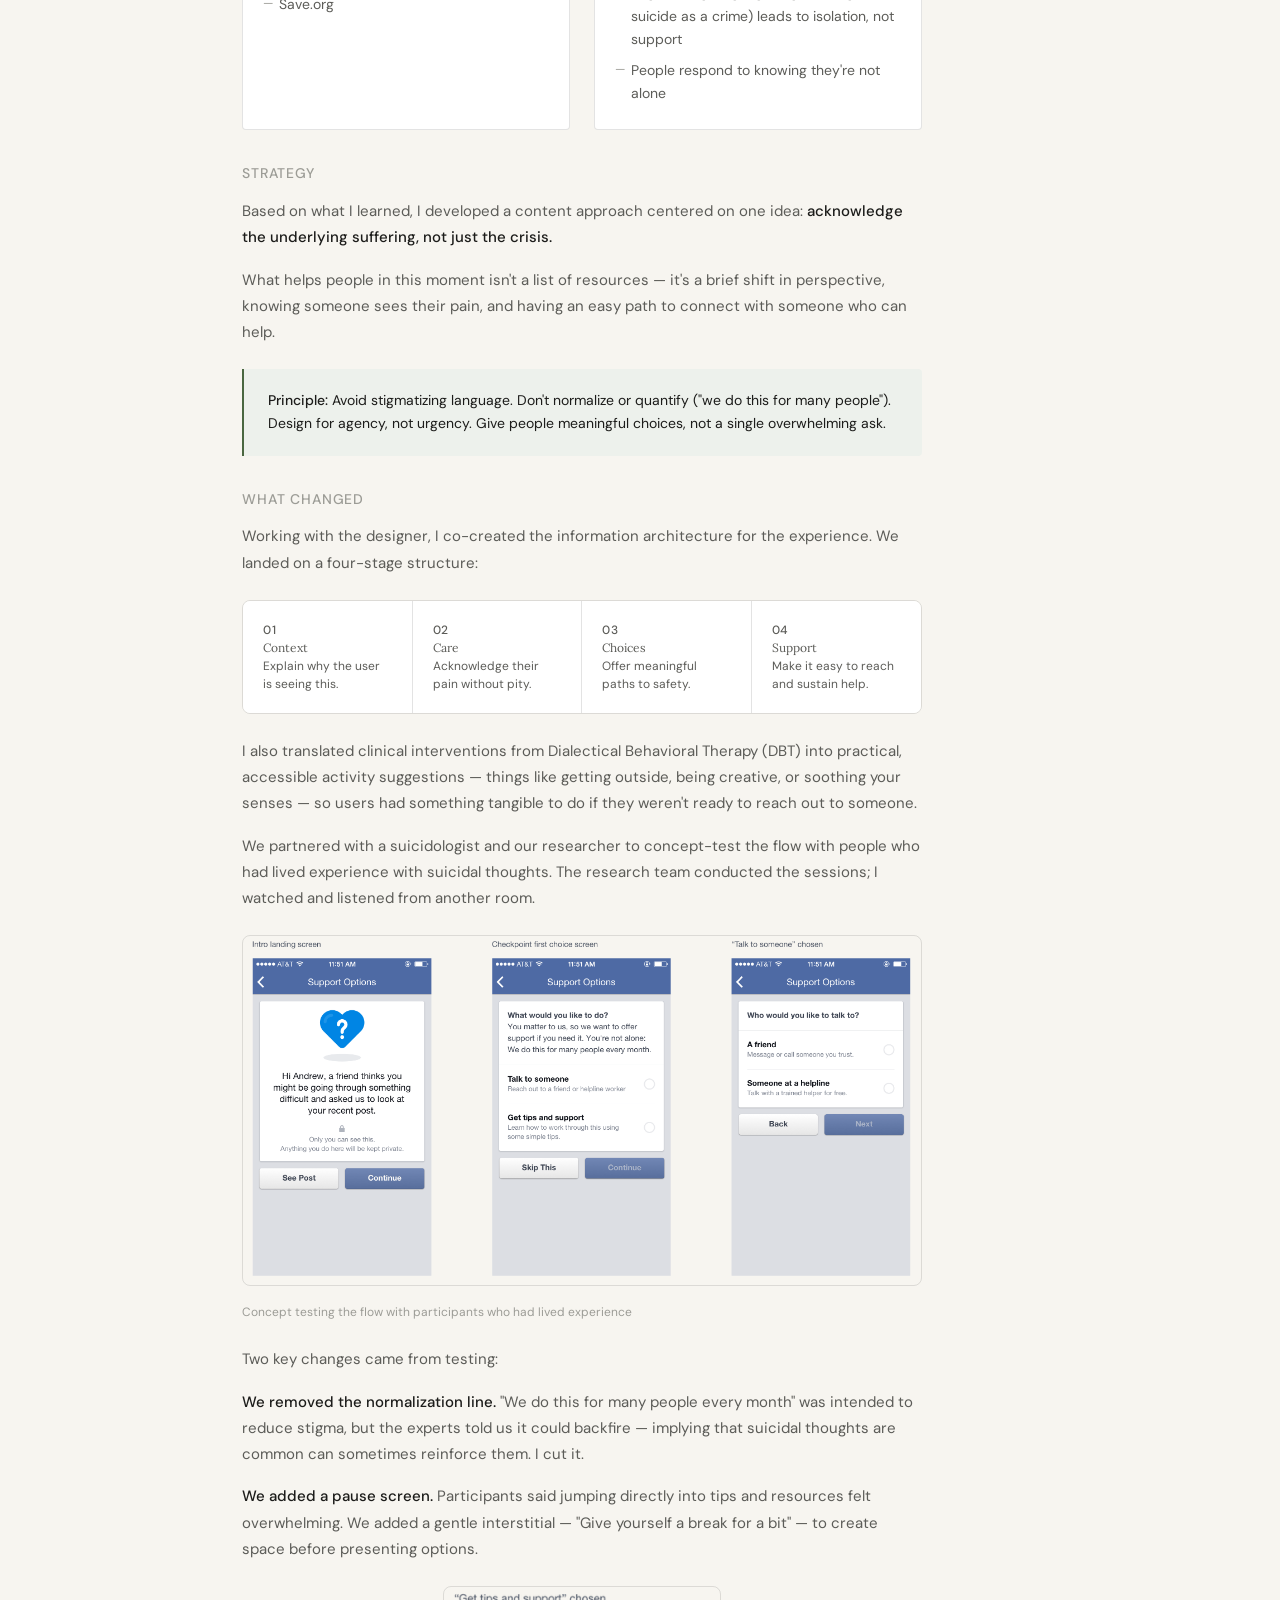
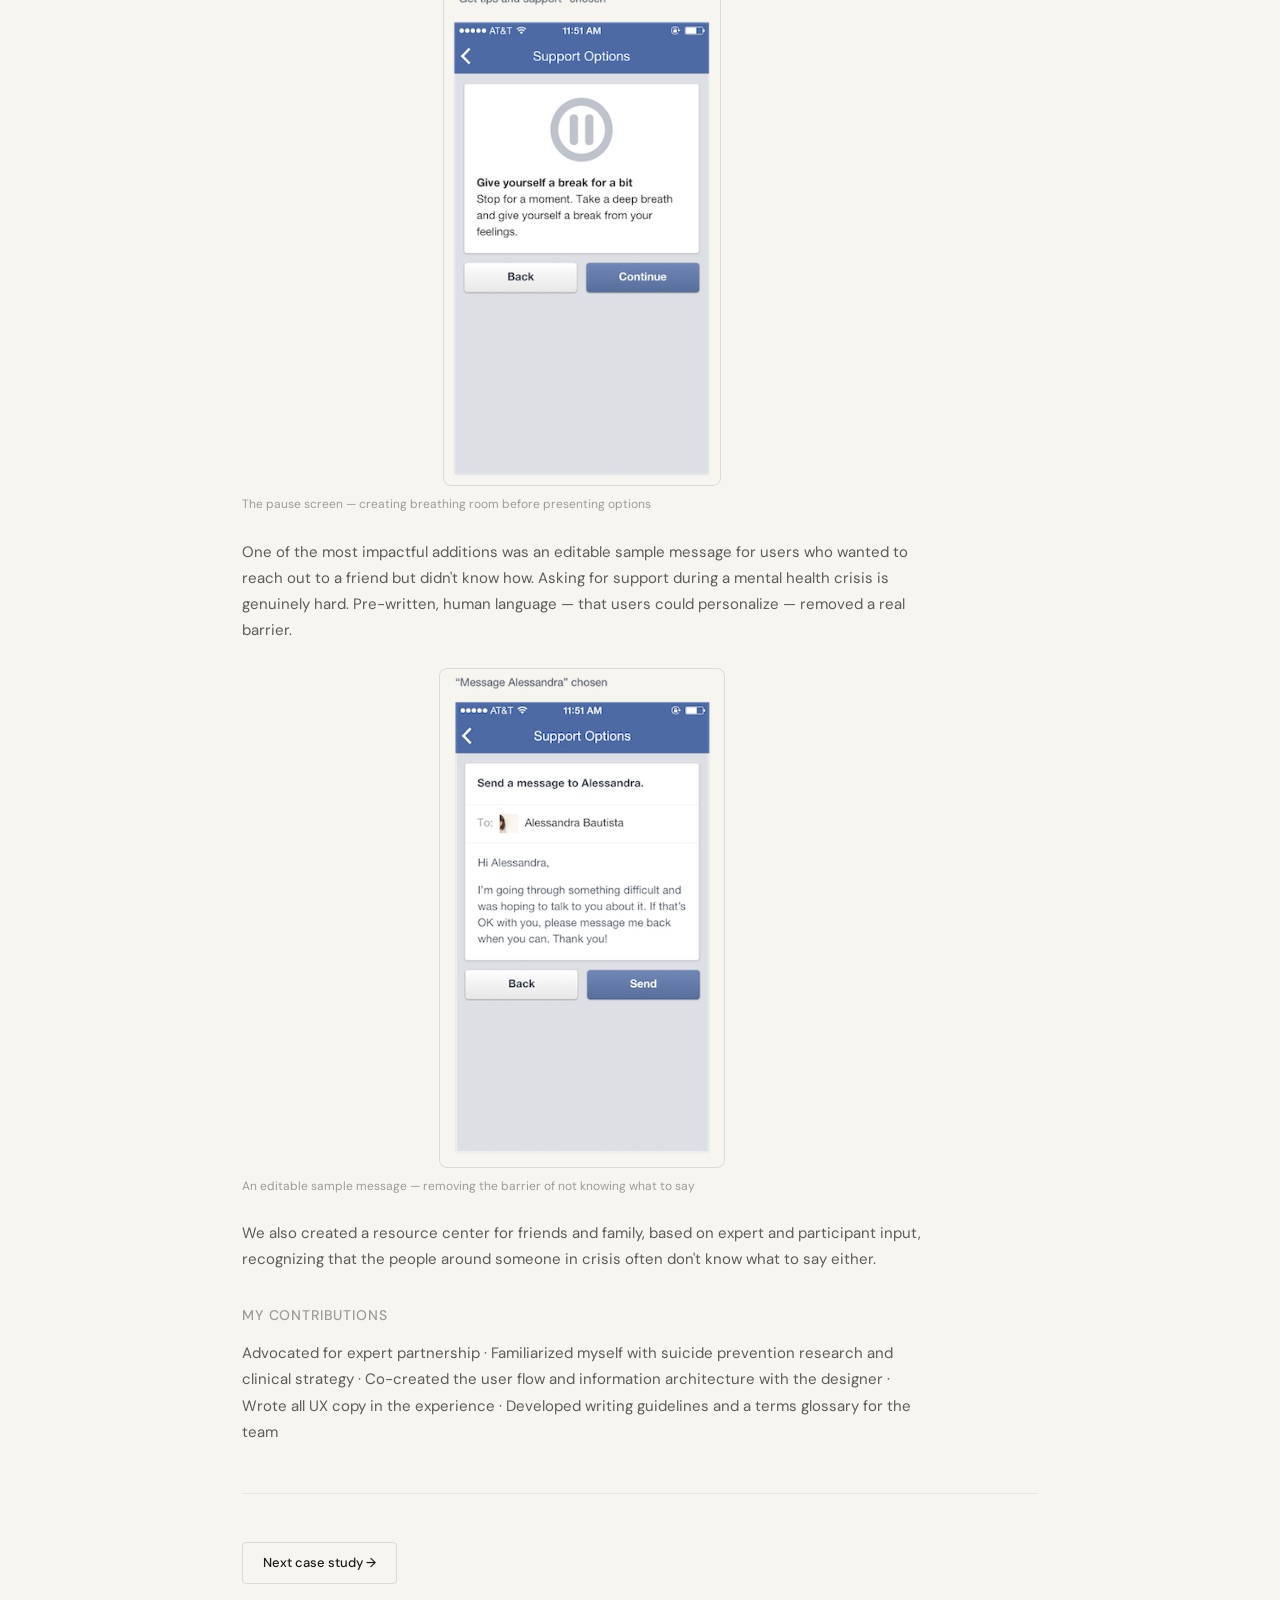
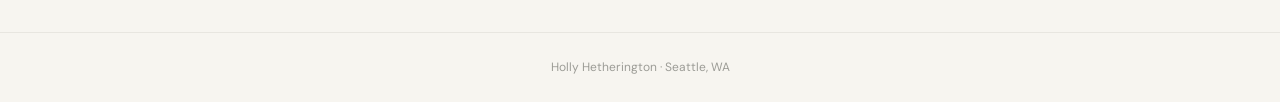
<file: case-studies/suicide-prevention.html>
<!DOCTYPE html>
<html lang="en">
<head>
  <meta charset="UTF-8">
  <meta name="viewport" content="width=device-width, initial-scale=1.0">
  <title>Suicide Prevention at Facebook — Holly Hetherington</title>
  <meta name="description" content="How I helped build Facebook's first suicide prevention experience, grounded in clinical expertise and compassion.">
  <link rel="stylesheet" href="../css/style.css">
</head>
<body>

<nav>
  <div class="nav-inner">
    <a href="../index.html" class="nav-name">Holly Hetherington</a>
    <ul class="nav-links">
      <li><a href="../index.html#work">Work</a></li>
      <li><a href="../index.html#about">About</a></li>
      <li><a href="../index.html#contact">Contact</a></li>
    </ul>
  </div>
</nav>

<main class="page">

  <div class="case-header">
    <a href="../index.html" class="back-link">← All work</a>
    <div class="card-tags" style="margin-bottom:1rem">
      <span class="tag">Product experience</span>
      <span class="tag-gray tag">Meta / Facebook · 2014</span>
    </div>
    <h1>Building Facebook's first suicide prevention experience</h1>
    <p class="case-header-sub">Connecting people with support that matters most.</p>
    <div class="case-meta">
      <span>Role: UX writer, Compassion team</span>
      <span>Methods: Expert interviews, concept testing</span>
      <span>Partners: Forefront, NSPL, Now Matters Now, Save.org</span>
    </div>
  </div>

  <div class="case-body">

    <h3>Context</h3>
    <p>When a Facebook user reported a friend's post that suggested suicidal ideation, a specially trained team reviewed it. If the post met policy criteria, the person who made the report was shown information about the National Suicide Prevention Lifeline and a link to connect with a crisis counselor.</p>
    <p>Use of these support options was low — even as the number of reported posts was rising. Our challenge, as the Compassion team, was to help people get support in a way that felt genuinely compassionate, without alienating the very users we were trying to reach.</p>
    <p>I had no prior experience writing for people in mental health crisis. That became one of the most important parts of the process.</p>

    <h3>Impact</h3>
    <div class="impact-grid">
      <div class="impact-card">
        <span class="impact-number">↑</span>
        <span class="impact-label">Users who messaged a friend after seeing the experience</span>
      </div>
      <div class="impact-card">
        <span class="impact-number">↑</span>
        <span class="impact-label">Connections to the support helpline</span>
      </div>
      <div class="impact-card">
        <span class="impact-number">↑</span>
        <span class="impact-label">"Facebook cares about my experience" in follow-up survey</span>
      </div>
      <div class="impact-card">
        <span class="impact-number">📰</span>
        <span class="impact-label">Positive press coverage for prioritizing user wellbeing</span>
      </div>
    </div>

    <h3>The problem</h3>
    <p>Use of the support options shown to reporting users was low, but the volume of reported posts was increasing. The existing experience felt clinical and passive — it presented resources but didn't acknowledge what the person was actually going through. We needed to help users get support without alienating them.</p>

    <h3>Research</h3>
    <p>Before writing a word of copy, I advocated for bringing in outside expertise. I worked closely with the PM, designer, and researcher to partner with leading suicidologists and organizations with lived-experience perspectives:</p>

    <div class="two-col">
      <div class="two-col-item">
        <h4>Partners</h4>
        <ul>
          <li>Forefront Suicide Prevention</li>
          <li>Now Matters Now</li>
          <li>National Suicide Prevention Lifeline</li>
          <li>Save.org</li>
        </ul>
      </div>
      <div class="two-col-item">
        <h4>Key insight</h4>
        <ul>
          <li>Suicidal thoughts are a symptom of deep suffering and a search for relief — not a fixed state</li>
          <li>Stigmatizing language (e.g. framing suicide as a crime) leads to isolation, not support</li>
          <li>People respond to knowing they're not alone</li>
        </ul>
      </div>
    </div>

    <h3>Strategy</h3>
    <p>Based on what I learned, I developed a content approach centered on one idea: <strong>acknowledge the underlying suffering, not just the crisis.</strong></p>
    <p>What helps people in this moment isn't a list of resources — it's a brief shift in perspective, knowing someone sees their pain, and having an easy path to connect with someone who can help.</p>

    <div class="callout">
      <p><strong>Principle:</strong> Avoid stigmatizing language. Don't normalize or quantify ("we do this for many people"). Design for agency, not urgency. Give people meaningful choices, not a single overwhelming ask.</p>
    </div>

    <h3>What changed</h3>
    <p>Working with the designer, I co-created the information architecture for the experience. We landed on a four-stage structure:</p>

    <div class="step-flow">
      <div class="step">
        <p class="step-num">01</p>
        <p class="step-title">Context</p>
        <p>Explain why the user is seeing this.</p>
      </div>
      <div class="step">
        <p class="step-num">02</p>
        <p class="step-title">Care</p>
        <p>Acknowledge their pain without pity.</p>
      </div>
      <div class="step">
        <p class="step-num">03</p>
        <p class="step-title">Choices</p>
        <p>Offer meaningful paths to safety.</p>
      </div>
      <div class="step">
        <p class="step-num">04</p>
        <p class="step-title">Support</p>
        <p>Make it easy to reach and sustain help.</p>
      </div>
    </div>

    <p>I also translated clinical interventions from Dialectical Behavioral Therapy (DBT) into practical, accessible activity suggestions — things like getting outside, being creative, or soothing your senses — so users had something tangible to do if they weren't ready to reach out to someone.</p>

    <p>We partnered with a suicidologist and our researcher to concept-test the flow with people who had lived experience with suicidal thoughts. The research team conducted the sessions; I watched and listened from another room.</p>
    <figure style="margin: 1.5rem 0;">
      <img src="../images/SuicidePrevention.png" alt="Concept test session showing the suicide prevention flow" style="width:100%;border-radius:var(--radius-lg);border:0.5px solid var(--border);">
      <figcaption style="font-size:12px;color:var(--ink-lighter);margin-top:0.5rem;">Concept testing the flow with participants who had lived experience</figcaption>
    </figure>
    <p>Two key changes came from testing:</p>
    <p><strong>We removed the normalization line.</strong> "We do this for many people every month" was intended to reduce stigma, but the experts told us it could backfire — implying that suicidal thoughts are common can sometimes reinforce them. I cut it.</p>
    <p><strong>We added a pause screen.</strong> Participants said jumping directly into tips and resources felt overwhelming. We added a gentle interstitial — "Give yourself a break for a bit" — to create space before presenting options.</p>
    <figure style="margin: 1.5rem 0;">
      <img src="../images/SuicidePreventionBreak.png" alt="The pause screen added to create space before presenting support options" style="max-height:500px;width:auto;display:block;margin:0 auto;border-radius:var(--radius-lg);border:0.5px solid var(--border);">
      <figcaption style="font-size:12px;color:var(--ink-lighter);margin-top:0.5rem;">The pause screen — creating breathing room before presenting options</figcaption>
    </figure>
    <p>One of the most impactful additions was an editable sample message for users who wanted to reach out to a friend but didn't know how. Asking for support during a mental health crisis is genuinely hard. Pre-written, human language — that users could personalize — removed a real barrier.</p>
    <figure style="margin: 1.5rem 0;">
      <img src="../images/SuicidePreventionmessage.png" alt="Editable sample message for reaching out to a friend in crisis" style="max-height:500px;width:auto;display:block;margin:0 auto;border-radius:var(--radius-lg);border:0.5px solid var(--border);">
      <figcaption style="font-size:12px;color:var(--ink-lighter);margin-top:0.5rem;">An editable sample message — removing the barrier of not knowing what to say</figcaption>
    </figure>
    <p>We also created a resource center for friends and family, based on expert and participant input, recognizing that the people around someone in crisis often don't know what to say either.</p>

    <h3>My contributions</h3>
    <p>Advocated for expert partnership · Familiarized myself with suicide prevention research and clinical strategy · Co-created the user flow and information architecture with the designer · Wrote all UX copy in the experience · Developed writing guidelines and a terms glossary for the team</p>

  </div>

  <div style="padding: 3rem 0; border-top: 0.5px solid var(--border-light); margin-top: 3rem;">
    <a href="chatbot-voice.html" class="btn">Next case study →</a>
  </div>

</main>

<footer>
  <p>Holly Hetherington · Seattle, WA</p>
</footer>

</body>
</html>
</file>
<file: css/style.css>
@import url('https://fonts.googleapis.com/css2?family=Lora:ital,wght@0,400;0,500;1,400&family=DM+Sans:wght@300;400;500&display=swap');

:root {
  --cream: #F7F5F0;
  --ink: #1C1C1A;
  --ink-light: #5C5C58;
  --ink-lighter: #9C9C96;
  --sage: #4A6741;
  --sage-light: #EDF1EC;
  --border: rgba(28,28,26,0.12);
  --border-light: rgba(28,28,26,0.07);
  --font-serif: 'Lora', Georgia, serif;
  --font-sans: 'DM Sans', system-ui, sans-serif;
  --radius: 4px;
  --radius-lg: 8px;
  --max-width: 860px;
}

*, *::before, *::after { box-sizing: border-box; margin: 0; padding: 0; }

html { scroll-behavior: smooth; }

body {
  background: var(--cream);
  color: var(--ink);
  font-family: var(--font-sans);
  font-size: 16px;
  line-height: 1.7;
  -webkit-font-smoothing: antialiased;
}

a { color: inherit; text-decoration: none; }

/* ── Nav ── */
nav {
  position: sticky;
  top: 0;
  z-index: 100;
  background: var(--cream);
  border-bottom: 0.5px solid var(--border);
  padding: 0 2rem;
}
.nav-inner {
  max-width: var(--max-width);
  margin: 0 auto;
  display: flex;
  justify-content: space-between;
  align-items: center;
  height: 56px;
}
.nav-name {
  font-family: var(--font-serif);
  font-size: 15px;
  font-weight: 400;
  letter-spacing: 0.01em;
}
.nav-links {
  display: flex;
  gap: 2rem;
  list-style: none;
}
.nav-links a {
  font-size: 13px;
  font-weight: 400;
  color: var(--ink-light);
  transition: color 0.15s;
}
.nav-links a:hover { color: var(--ink); }

/* ── Page wrapper ── */
.page {
  max-width: var(--max-width);
  margin: 0 auto;
  padding: 0 2rem;
}

/* ── Sections ── */
section {
  padding: 2.5rem 0;
  border-bottom: 0.5px solid var(--border-light);
}
section:last-of-type { border-bottom: none; }

/* ── Hero ── */
.hero { padding: 5rem 0 2rem; }

.hero-eyebrow {
  font-size: 11px;
  font-weight: 500;
  letter-spacing: 0.1em;
  text-transform: uppercase;
  color: var(--ink-lighter);
  margin-bottom: 1.25rem;
}
.hero h1 {
  font-family: var(--font-serif);
  font-size: clamp(32px, 5vw, 48px);
  font-weight: 400;
  line-height: 1.2;
  margin-bottom: 1rem;
  max-width: 640px;
}
.hero h1 em {
  font-style: italic;
  color: var(--sage);
}
.hero-sub {
  font-size: 16px;
  color: var(--ink-light);
  margin-bottom: 1.5rem;
  max-width: 520px;
}
.hero-bio {
  font-size: 15px;
  color: var(--ink-light);
  line-height: 1.75;
  max-width: 560px;
  margin-bottom: 2rem;
}
.hero-actions {
  display: flex;
  gap: 0.75rem;
  flex-wrap: wrap;
}

/* ── Buttons ── */
.btn {
  display: inline-block;
  font-size: 13px;
  font-weight: 500;
  padding: 9px 20px;
  border-radius: var(--radius);
  border: 0.5px solid var(--border);
  background: transparent;
  color: var(--ink);
  cursor: pointer;
  transition: background 0.15s, border-color 0.15s;
}
.btn:hover { background: rgba(28,28,26,0.05); }
.btn-primary {
  background: var(--ink);
  color: var(--cream);
  border-color: var(--ink);
}
.btn-primary:hover { background: #333330; }

/* ── Logo strip ── */
.logo-strip-label {
  font-size: 11px;
  font-weight: 500;
  letter-spacing: 0.08em;
  text-transform: uppercase;
  color: var(--ink-lighter);
  margin-bottom: 1rem;
}
.logo-strip {
  display: flex;
  flex-wrap: wrap;
  gap: 0;
}
.logo-pill::after {
  content: ' · ';
  color: var(--ink-lighter);
}
.logo-pill:last-child::after {
  content: '';
}
.logo-pill {
  font-size: 14px;
  font-weight: 400;
  color: var(--ink-light);
  background: none;
  border: none;
  padding: 0;
}

/* ── Section heading ── */
.section-label {
  font-size: 11px;
  font-weight: 500;
  letter-spacing: 0.1em;
  text-transform: uppercase;
  color: var(--ink-lighter);
  margin-bottom: 2rem;
}

/* ── Case study cards ── */
.case-grid {
  display: flex;
  flex-direction: column;
  gap: 3rem;
}

.case-card {
  display: block;
  border-radius: var(--radius-lg);
  overflow: hidden;
  border: 0.5px solid var(--border);
  background: white;
  transition: box-shadow 0.2s;
}
.case-card:hover {
  box-shadow: 0 4px 24px rgba(28,28,26,0.08);
}

/* ── Card image ── */
.card-image {
  width: 100%;
  height: 260px;
  overflow: hidden;
  background: var(--sage-light);
  border-bottom: 0.5px solid var(--border-light);
}
.card-image img {
  width: 100%;
  height: 100%;
  object-fit: contain;
  object-position: top;
  display: block;
}
.card-image.img-center img {
  object-position: center;
}

/* ── Homepage cards: show full image, no crop ── */
#work .card-image {
  height: 320px;
  overflow: hidden;
}
#work .card-image img {
  height: 100%;
  object-fit: contain;
  object-position: center;
}

/* ── Card body ── */
.card-body {
  padding: 1.5rem;
}
.card-tags {
  display: flex;
  gap: 0.4rem;
  flex-wrap: wrap;
  margin-bottom: 0.75rem;
}
.tag {
  font-size: 11px;
  padding: 2px 8px;
  border-radius: 2px;
  background: var(--sage-light);
  color: var(--sage);
  font-weight: 500;
}
.tag-gray {
  background: rgba(28,28,26,0.06);
  color: var(--ink-light);
}
.case-card h2 {
  font-family: var(--font-serif);
  font-size: 22px;
  font-weight: 400;
  line-height: 1.3;
  margin-bottom: 0.6rem;
  color: var(--ink);
}
.card-summary {
  font-size: 14px;
  color: var(--ink-light);
  line-height: 1.65;
  margin-bottom: 0;
}

/* ── Stats row ── */
.stats-row {
  display: flex;
  gap: 2rem;
  flex-wrap: wrap;
  margin-top: 1.25rem;
  padding-top: 1.25rem;
  border-top: 0.5px solid var(--border-light);
  margin-bottom: 1.25rem;
}
.stat-item strong {
  display: block;
  font-size: 18px;
  font-weight: 500;
  font-family: var(--font-serif);
  color: var(--sage);
  line-height: 1.2;
  margin-bottom: 0.2rem;
}
.stat-item span {
  font-size: 13px;
  color: var(--ink-light);
}

/* ── Card CTA ── */
.card-cta-row {
  padding-top: 1rem;
  border-top: 0.5px solid var(--border-light);
}

/* ── About ── */
.about-grid {
  display: grid;
  grid-template-columns: 1.5fr 1fr;
  gap: 3rem;
  align-items: start;
}
.about-text p {
  font-size: 15px;
  color: var(--ink-light);
  line-height: 1.75;
  margin-bottom: 1rem;
}
.about-photo {
  border-radius: var(--radius-lg);
  overflow: hidden;
  aspect-ratio: 3/4;
  background: rgba(28,28,26,0.06);
  display: flex;
  align-items: center;
  justify-content: center;
  color: var(--ink-lighter);
  font-size: 13px;
}
.about-photo img {
  width: 100%;
  height: 100%;
  object-fit: cover;
}
.skills-grid {
  display: grid;
  grid-template-columns: 1fr 1fr;
  gap: 0.75rem;
  margin-top: 1.5rem;
}
.skill-block {
  padding: 0.875rem 1rem;
  border: 0.5px solid var(--border);
  border-radius: var(--radius);
  background: white;
}
.skill-block-label {
  font-size: 11px;
  font-weight: 500;
  letter-spacing: 0.07em;
  text-transform: uppercase;
  color: var(--ink-lighter);
  margin-bottom: 0.25rem;
}
.skill-block p {
  font-size: 13px;
  color: var(--ink-light);
  line-height: 1.5;
  margin: 0 !important;
}

/* ── Contact ── */
.contact-intro {
  font-size: 15px;
  color: var(--ink-light);
  margin-bottom: 1.5rem;
  max-width: 480px;
}
.contact-links { display: flex; gap: 0.75rem; flex-wrap: wrap; }

/* ── Footer ── */
footer {
  padding: 1.5rem 2rem;
  border-top: 0.5px solid var(--border-light);
  text-align: center;
  font-size: 12px;
  color: var(--ink-lighter);
}

/* ── Case study pages ── */
.case-header {
  padding: 3.5rem 0 2.5rem;
  border-bottom: 0.5px solid var(--border-light);
  margin-bottom: 3rem;
}
.back-link {
  font-size: 13px;
  color: var(--ink-lighter);
  display: inline-flex;
  align-items: center;
  gap: 0.4rem;
  margin-bottom: 2rem;
  transition: color 0.15s;
}
.back-link:hover { color: var(--ink); }
.case-header h1 {
  font-family: var(--font-serif);
  font-size: clamp(26px, 4vw, 38px);
  font-weight: 400;
  line-height: 1.25;
  max-width: 680px;
  margin-bottom: 1rem;
}
.case-header-sub {
  font-size: 16px;
  color: var(--ink-light);
  margin-bottom: 1.5rem;
  max-width: 560px;
  font-style: italic;
  font-family: var(--font-serif);
}
.case-meta {
  display: flex;
  gap: 1.5rem;
  flex-wrap: wrap;
  font-size: 13px;
  color: var(--ink-lighter);
}
.case-meta span { display: flex; align-items: center; gap: 0.3rem; }

/* ── Case study body ── */
.case-body { max-width: 680px; }
.case-body h2 {
  font-family: var(--font-serif);
  font-size: 22px;
  font-weight: 400;
  margin: 2.5rem 0 0.75rem;
}
.case-body h3 {
  font-size: 14px;
  font-weight: 500;
  letter-spacing: 0.06em;
  text-transform: uppercase;
  color: var(--ink-lighter);
  margin: 2rem 0 0.75rem;
}
.case-body p {
  font-size: 15px;
  color: var(--ink-light);
  line-height: 1.75;
  margin-bottom: 1rem;
}
.case-body p strong { color: var(--ink); font-weight: 500; }

/* ── Callout box ── */
.callout {
  background: var(--sage-light);
  border-left: 2px solid var(--sage);
  padding: 1.25rem 1.5rem;
  border-radius: 0 var(--radius) var(--radius) 0;
  margin: 1.5rem 0;
}
.callout p { color: var(--ink); margin: 0 !important; font-size: 14px; line-height: 1.65; }

/* ── Quote ── */
.pull-quote {
  font-family: var(--font-serif);
  font-size: 20px;
  font-style: italic;
  color: var(--ink);
  line-height: 1.5;
  padding: 1.5rem 0;
  border-top: 0.5px solid var(--border);
  border-bottom: 0.5px solid var(--border);
  margin: 2rem 0;
}
.pull-quote cite {
  display: block;
  font-size: 13px;
  font-style: normal;
  color: var(--ink-lighter);
  margin-top: 0.5rem;
  font-family: var(--font-sans);
}

/* ── Impact metrics ── */
.impact-grid {
  display: grid;
  grid-template-columns: repeat(auto-fit, minmax(150px, 1fr));
  gap: 1rem;
  margin: 1.5rem 0;
}
.impact-card {
  padding: 1.25rem;
  background: white;
  border: 0.5px solid var(--border);
  border-radius: var(--radius-lg);
  text-align: center;
}
.impact-number {
  font-family: var(--font-serif);
  font-size: 28px;
  font-weight: 400;
  color: var(--sage);
  display: block;
  line-height: 1.2;
  margin-bottom: 0.25rem;
}
.impact-label {
  font-size: 12px;
  color: var(--ink-lighter);
  line-height: 1.4;
}

/* ── Two-col layout for case studies ── */
.two-col {
  display: grid;
  grid-template-columns: 1fr 1fr;
  gap: 1.5rem;
  margin: 1.5rem 0;
}
.two-col-item {
  border: 0.5px solid var(--border);
  border-radius: var(--radius);
  padding: 1.25rem;
  background: white;
}
.two-col-item h4 {
  font-size: 13px;
  font-weight: 500;
  margin-bottom: 0.75rem;
  color: var(--ink);
}
.two-col-item ul {
  list-style: none;
  padding: 0;
}
.two-col-item ul li {
  font-size: 14px;
  color: var(--ink-light);
  padding: 0.2rem 0;
  padding-left: 1rem;
  position: relative;
}
.two-col-item ul li::before {
  content: '—';
  position: absolute;
  left: 0;
  color: var(--ink-lighter);
  font-size: 12px;
}

/* ── Step flow ── */
.step-flow {
  display: grid;
  grid-template-columns: repeat(4, 1fr);
  gap: 0;
  margin: 1.5rem 0;
  border: 0.5px solid var(--border);
  border-radius: var(--radius-lg);
  overflow: hidden;
}
.step {
  padding: 1.25rem;
  border-right: 0.5px solid var(--border);
  background: white;
}
.step:last-child { border-right: none; }
.step-num {
  font-size: 11px;
  font-weight: 500;
  letter-spacing: 0.08em;
  color: var(--ink-lighter);
  margin-bottom: 0.4rem;
}
.step-title {
  font-family: var(--font-serif);
  font-size: 15px;
  font-weight: 400;
  margin-bottom: 0.4rem;
}
.step p { font-size: 12px; color: var(--ink-light); line-height: 1.5; margin: 0; }

/* ── Responsive ── */
@media (max-width: 680px) {
  .about-grid { grid-template-columns: 1fr; }
  .about-photo { aspect-ratio: 4/3; }
  .two-col { grid-template-columns: 1fr; }
  .step-flow { grid-template-columns: 1fr 1fr; }
  .step-flow .step { border-bottom: 0.5px solid var(--border); }
  nav { padding: 0 1rem; }
  .page { padding: 0 1rem; }

}
</file>
